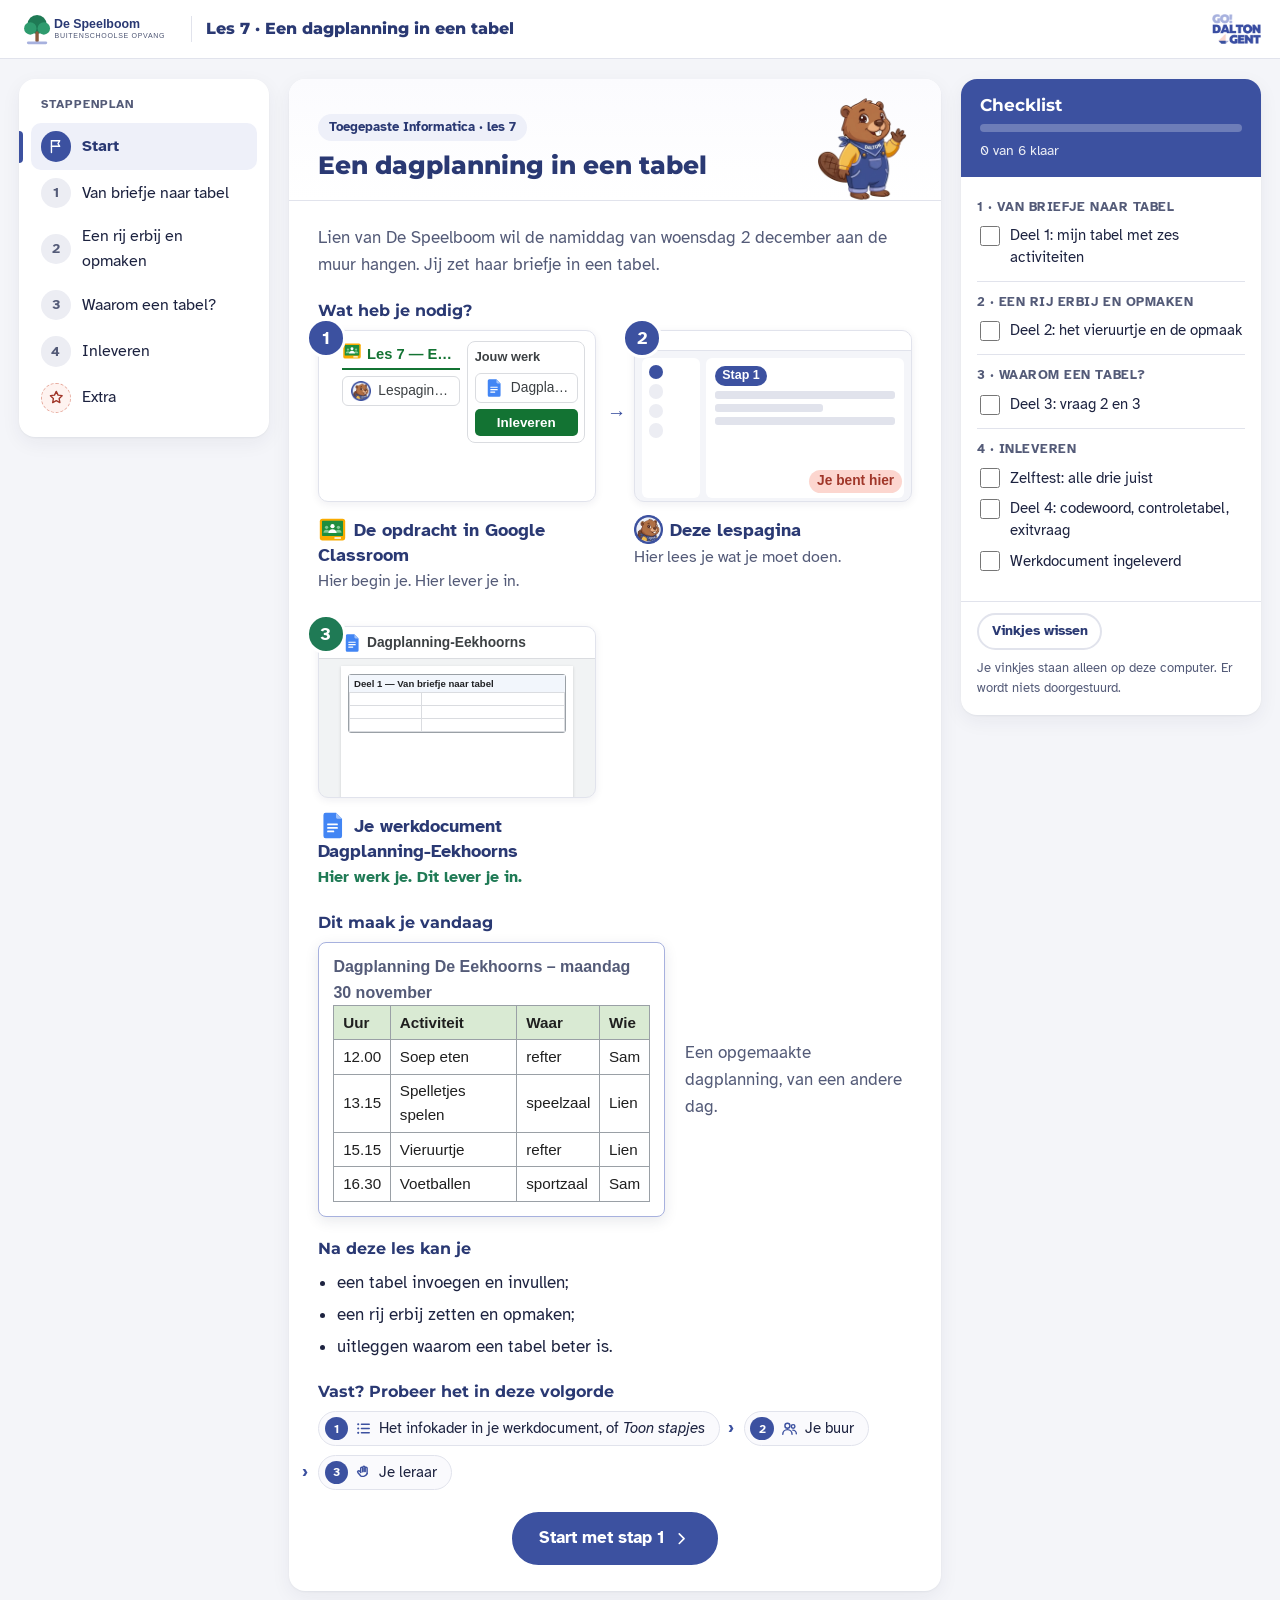
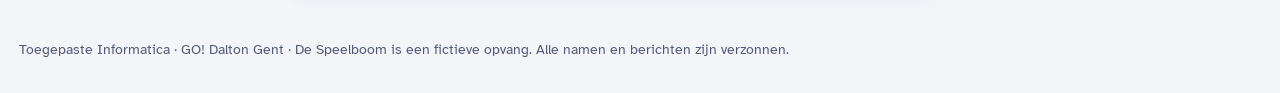
<file: index.html>
<!DOCTYPE html>
<html lang="nl-BE">
<head>
  <meta charset="UTF-8">
  <meta name="viewport" content="width=device-width, initial-scale=1">
  <title>Lespagina · Les 7 · Een dagplanning in een tabel · De Speelboom</title>
  <link rel="icon" href="assets/logos/lespagina-icon.png" type="image/png">
  <link rel="stylesheet" href="css/style.css">
</head>
<body data-storage="dagplanning-speelboom_v1_" data-modus-start="kort" data-laatste-stap="4" data-ai-hulp="uit">

<!-- Pictogrammen: eenvoudige lijntekeningen, eigen werk. -->
<svg xmlns="http://www.w3.org/2000/svg" style="display:none">
  <symbol id="i-flag" viewBox="0 0 24 24"><path d="M5 21V4"/><path d="M5 4h12l-2.5 4 2.5 4H5"/></symbol>
  <symbol id="i-check" viewBox="0 0 24 24"><path d="M5 12.5l4.5 4.5L19 7.5"/></symbol>
  <symbol id="i-check-circle" viewBox="0 0 24 24"><circle cx="12" cy="12" r="9"/><path d="M8 12.5l2.7 2.7L16 10"/></symbol>
  <symbol id="i-list" viewBox="0 0 24 24"><path d="M9 6h11M9 12h11M9 18h11"/><path d="M4.5 6h.01M4.5 12h.01M4.5 18h.01" stroke-width="3"/></symbol>
  <symbol id="i-bulb" viewBox="0 0 24 24"><path d="M9 18h6M10 21h4"/><path d="M12 3a6 6 0 0 0-4 10.5c.7.7 1 1.5 1 2.5h6c0-1 .3-1.8 1-2.5A6 6 0 0 0 12 3z"/></symbol>
  <symbol id="i-alert" viewBox="0 0 24 24"><path d="M12 3.5l9.5 17h-19z"/><path d="M12 10v4.5M12 17.5h.01"/></symbol>
  <symbol id="i-users" viewBox="0 0 24 24"><circle cx="9" cy="8" r="3.5"/><path d="M2.5 20a6.5 6.5 0 0 1 13 0"/><circle cx="17" cy="9" r="2.5"/><path d="M16.5 14.2a5 5 0 0 1 5 5"/></symbol>
  <symbol id="i-send" viewBox="0 0 24 24"><path d="M12 15V3M7 8l5-5 5 5"/><path d="M4 14v6h16v-6"/></symbol>
  <symbol id="i-star" viewBox="0 0 24 24"><path d="M12 3.5l2.6 5.4 5.9.8-4.3 4.1 1 5.9L12 16.9l-5.2 2.8 1-5.9-4.3-4.1 5.9-.8z"/></symbol>
  <symbol id="i-hand" viewBox="0 0 24 24"><path d="M8 12V6a1.5 1.5 0 0 1 3 0v5"/><path d="M11 10.5V4.5a1.5 1.5 0 0 1 3 0v6"/><path d="M14 10.5V6a1.5 1.5 0 0 1 3 0v7.5"/><path d="M8 11.5l-1.5-1.5a1.6 1.6 0 0 0-2.3 2.3l3.6 4.2A6.5 6.5 0 0 0 17 13.5"/></symbol>
  <symbol id="i-left" viewBox="0 0 24 24"><path d="M15 6l-6 6 6 6"/></symbol>
  <symbol id="i-right" viewBox="0 0 24 24"><path d="M9 6l6 6-6 6"/></symbol>
  <symbol id="i-lock" viewBox="0 0 24 24"><rect x="5" y="11" width="14" height="10" rx="2"/><path d="M8 11V8a4 4 0 0 1 8 0v3"/></symbol>
</svg>

<div class="teacher-banner">Leraarweergave: de roze kaders tonen waar je een screenshot kan plaatsen. Leerlingen zien die kaders niet.</div>

<header class="topbar">
  <div class="topbar-inner">
    <a class="brand" href="index.html" title="Naar het begin van de les">
      <img src="assets/speelboom-logo.svg" alt="De Speelboom">
      <span class="brand-lesson">Les 7 · Een dagplanning in een tabel</span>
    </a>
    <span class="topbar-spacer"></span>
    <img class="dalton-mark" src="assets/dalton-gent-logo.png" alt="GO! Dalton Gent">
  </div>
</header>

<div class="layout">

  <!-- ============ LINKS: de route ============ -->
  <nav class="route" aria-label="Stappenplan">
    <p class="route-title">Stappenplan</p>
    <button class="nav-btn" type="button" data-step="start"><span class="nav-num"><svg class="ic" aria-hidden="true"><use href="#i-flag"/></svg></span><span class="nav-lbl">Start</span></button>
    <button class="nav-btn" type="button" data-step="1"><span class="nav-num"><span class="nav-n">1</span><svg class="ic nav-check" aria-hidden="true"><use href="#i-check"/></svg></span><span class="nav-lbl">Van briefje naar tabel</span></button>
    <button class="nav-btn" type="button" data-step="2"><span class="nav-num"><span class="nav-n">2</span><svg class="ic nav-check" aria-hidden="true"><use href="#i-check"/></svg></span><span class="nav-lbl">Een rij erbij en opmaken</span></button>
    <button class="nav-btn" type="button" data-step="3"><span class="nav-num"><span class="nav-n">3</span><svg class="ic nav-check" aria-hidden="true"><use href="#i-check"/></svg></span><span class="nav-lbl">Waarom een tabel?</span></button>
    <button class="nav-btn" type="button" data-step="4"><span class="nav-num"><span class="nav-n">4</span><svg class="ic nav-check" aria-hidden="true"><use href="#i-check"/></svg></span><span class="nav-lbl">Inleveren</span></button>
    <button class="nav-btn extra" type="button" data-step="extra"><span class="nav-num"><svg class="ic" aria-hidden="true"><use href="#i-star"/></svg></span><span class="nav-lbl">Extra</span></button>
  </nav>

  <!-- ============ MIDDEN: één stap tegelijk ============ -->
  <main id="main">

    <!-- ===== START ===== -->
    <section class="pane" id="pane-start" aria-labelledby="h-start">
      <article class="card">
        <header class="card-head met-mascotte">
          <div>
            <div class="tags"><span class="tag tag-where">Toegepaste Informatica · les 7</span></div>
            <h1 id="h-start">Een dagplanning in een tabel</h1>
          </div>
          <img class="mascotte-kop" src="assets/mascotte/dalton_welkom.webp" alt="" width="120" height="120">
        </header>
        <div class="card-body">
          <p class="intro">Lien van De Speelboom wil de namiddag van woensdag 2 december aan de muur hangen. Jij zet haar briefje in een tabel.</p>

          <h2 class="sec">Wat heb je nodig?</h2>
          <ol class="nodig">
            <li class="nodig-item">
              <div class="mock mock-opdracht" aria-hidden="true"><div class="mo-midden"><div class="mo-titel"><img class="logo" src="assets/logos/classroom.svg" alt="">Les 7 — Een dagplanning in een tabel</div><div class="mo-chip"><img class="logo" src="assets/logos/lespagina.webp" alt=""><span>Lespagina · Les 7</span></div></div><div class="mo-werk"><div class="mo-werk-kop">Jouw werk</div><div class="mo-chip"><img class="logo" src="assets/logos/docs.svg" alt=""><span>Dagplanning-Eekhoorns</span></div><div class="mo-knop">Inleveren</div></div></div>
              <p class="nodig-naam"><img class="logo" src="assets/logos/classroom.svg" alt="">De opdracht in Google Classroom</p>
              <p class="nodig-uitleg">Hier begin je. Hier lever je in.</p>
            </li>
            <li class="nodig-item">
              <div class="mock mock-lespagina" aria-hidden="true">
                <div class="ml-balk"></div>
                <div class="ml-midden">
                  <div class="ml-route"><span></span><span></span><span></span><span></span></div>
                  <div class="ml-stap"><span class="ml-tag">Stap 1</span><span class="ml-lijn"></span><span class="ml-lijn kort"></span><span class="ml-lijn"></span></div>
                </div>
                <div class="ml-hier">Je bent hier</div>
              </div>
              <p class="nodig-naam"><img class="logo" src="assets/logos/lespagina.webp" alt="">Deze lespagina</p>
              <p class="nodig-uitleg">Hier lees je wat je moet doen.</p>
            </li>
            <li class="nodig-item inleveren">
              <div class="mock mock-werkdocument" aria-hidden="true">
                <div class="mw-balk"><img class="logo" src="assets/logos/docs.svg" alt="">Dagplanning-Eekhoorns</div>
                <div class="mw-blad">
                  <div class="mw-venster">
                    <div class="mw-kop">Deel 1 — Van briefje naar tabel</div>
                    <div class="mw-rijen"><span></span><span></span><span></span><span></span><span></span><span></span></div>
                  </div>
                </div>
              </div>
              <p class="nodig-naam"><img class="logo" src="assets/logos/docs.svg" alt="">Je werkdocument Dagplanning-Eekhoorns</p>
              <p class="nodig-uitleg">Hier werk je. Dit lever je in.</p>
            </li>
          </ol>

          <h2 class="sec">Dit maak je vandaag</h2>
          <div class="vandaag">
            <div class="dagplan" role="img" aria-label="Tekening van een opgemaakte dagplanning van een andere dag, maandag 30 november: de titel in het vet boven een tabel met een lichtgroene koprij Uur, Activiteit, Waar en Wie en vier rijen."><p class="dp-titel">Dagplanning De Eekhoorns – maandag 30 november</p><table class="dp-tabel"><tr><th>Uur</th><th>Activiteit</th><th>Waar</th><th>Wie</th></tr><tr><td>12.00</td><td>Soep eten</td><td>refter</td><td>Sam</td></tr><tr><td>13.15</td><td>Spelletjes spelen</td><td>speelzaal</td><td>Lien</td></tr><tr><td>15.15</td><td>Vieruurtje</td><td>refter</td><td>Lien</td></tr><tr><td>16.30</td><td>Voetballen</td><td>sportzaal</td><td>Sam</td></tr></table></div>
            <p>Een opgemaakte dagplanning, van een andere dag.</p>
          </div>

          <h2 class="sec">Na deze les kan je</h2>
          <ul class="doelen">
            <li>een tabel invoegen en invullen;</li>
            <li>een rij erbij zetten en opmaken;</li>
            <li>uitleggen waarom een tabel beter is.</li>
          </ul>

          <h2 class="sec">Vast? Probeer het in deze volgorde</h2>
          <ol class="vast">
            <li><svg class="ic" aria-hidden="true"><use href="#i-list"/></svg><span>Het infokader in je werkdocument, of <em>Toon stapjes</em></span></li>
            <li><svg class="ic" aria-hidden="true"><use href="#i-users"/></svg><span>Je buur</span></li>
            <li><svg class="ic" aria-hidden="true"><use href="#i-hand"/></svg><span>Je leraar</span></li>
          </ol>

          <p class="start-cta"><button class="btn btn-primary" type="button" data-goto="1">Start met stap 1 <svg class="ic" aria-hidden="true"><use href="#i-right"/></svg></button></p>
        </div>
      </article>
    </section>


    <!-- ===== STAP 1 ===== -->
    <section class="pane" id="pane-1" aria-labelledby="h-1">
      <article class="card">
        <header class="card-head"><div class="tags"><span class="tag tag-step">Stap 1</span><span class="tag tag-where"><img class="logo" src="assets/logos/docs.svg" alt=""> Werkdocument, deel 1</span></div><h2 id="h-1">Van briefje naar tabel</h2></header>
        <div class="card-body">
          <p class="intro">Het briefje van Lien wordt een tabel in je werkdocument.</p>
          <div class="todo-box">
            <div class="todo-head"><h3><svg class="ic" aria-hidden="true"><use href="#i-list"/></svg> Wat moet je doen?</h3></div>
            <ol class="doe">
<li><details class="stapjes"><summary><span class="doe-tekst">Klik onder <em>▶ Maak hier je dagplanning</em>.</span><span class="stapjes-knop" aria-hidden="true"></span></summary>
<ol class="klein">
<li><p>Klik op de eerste lege regel onder <em>▶ Maak hier je dagplanning</em>.</p><div class="dagplan" role="img" aria-label="Tekening van het werkdocument. Onder de regel Maak hier je dagplanning staan twee lege regels. De eerste staat in een rood kader."><p class="dp-pijl">▶  Maak hier je dagplanning</p><p class="dp-leeg wijs"></p><p class="dp-leeg"></p></div></li>
</ol>
</details><span class="sub">Hier staat geen blauw vak: typ gewoon op de lege regel.</span></li>
<li><span class="doe-tekst">Typ de titel en druk op <strong>Enter</strong>.</span></li>
<li><details class="stapjes"><summary><span class="doe-tekst">Kies <span class="ui">Invoegen</span> › <span class="ui">Tabel</span>, 4 × 7.</span><span class="stapjes-knop" aria-hidden="true"></span></summary>
<ol class="klein">
<li><p>Klik bovenaan op <span class="ui">Invoegen</span>.</p><div class="menubalk" role="img" aria-label="Tekening van de menubalk bovenaan in Google Documenten. Het menu Invoegen staat in een rood kader."><i></i><i></i><span class="mb-aan wijs">Invoegen</span><i></i><i></i></div></li>
<li><p>Klik op <span class="ui">Tabel</span>.</p><div class="teken-ui kolom menu" role="img" aria-label="Tekening van het menu Invoegen. De keuze Tabel staat in een rood kader."><div class="t-rij"><span>Afbeelding</span></div><div class="t-rij wijs"><span>Tabel</span></div><div class="t-rij"><span>Tekening</span></div></div></li>
<li><p>Beweeg over het raster: 4 vakjes naar rechts en 7 naar beneden. Klik.</p><div class="raster" role="img" aria-label="Tekening van het raster van Invoegen, Tabel. De vakjes die blauw zijn, tellen 4 vakjes naar rechts en 7 naar beneden. Ze staan in een rood kader."><div class="ra-net"><i class="aan"></i><i class="aan"></i><i class="aan"></i><i class="aan"></i><i></i><i></i><i></i><i></i><i class="aan"></i><i class="aan"></i><i class="aan"></i><i class="aan"></i><i></i><i></i><i></i><i></i><i class="aan"></i><i class="aan"></i><i class="aan"></i><i class="aan"></i><i></i><i></i><i></i><i></i><i class="aan"></i><i class="aan"></i><i class="aan"></i><i class="aan"></i><i></i><i></i><i></i><i></i><i class="aan"></i><i class="aan"></i><i class="aan"></i><i class="aan"></i><i></i><i></i><i></i><i></i><i class="aan"></i><i class="aan"></i><i class="aan"></i><i class="aan"></i><i></i><i></i><i></i><i></i><i class="aan"></i><i class="aan"></i><i class="aan"></i><i class="aan"></i><i></i><i></i><i></i><i></i><i></i><i></i><i></i><i></i><i></i><i></i><i></i><i></i><span class="ra-kader"></span></div><p class="ra-tekst">4 naar rechts, 7 naar beneden</p></div></li>
</ol>
</details><span class="sub">Met <strong>Tab</strong> ga je naar de volgende cel.</span></li>
<li><span class="doe-tekst">Maak deel 1 in je werkdocument.</span></li>
            </ol>
          </div>
          <div class="tip"><svg class="ic" aria-hidden="true"><use href="#i-bulb"/></svg><p><strong>Staat je titel in een cel van de tabel?</strong> Typ ze op de regel boven de tabel.</p></div>
        </div>
        <footer class="card-nav"><button class="btn" type="button" data-goto="start"><svg class="ic" aria-hidden="true"><use href="#i-left"/></svg> Start</button><button class="btn btn-primary" type="button" data-goto="2">Stap 2 <svg class="ic" aria-hidden="true"><use href="#i-right"/></svg></button></footer>
      </article>
    </section>


    <!-- ===== STAP 2 ===== -->
    <section class="pane" id="pane-2" aria-labelledby="h-2">
      <article class="card">
        <header class="card-head"><div class="tags"><span class="tag tag-step">Stap 2</span><span class="tag tag-where"><img class="logo" src="assets/logos/docs.svg" alt=""> Werkdocument, deel 2</span></div><h2 id="h-2">Een rij erbij en opmaken</h2></header>
        <div class="card-body">
          <p class="intro">Het vieruurtje komt erbij, en je dagplanning wordt netjes.</p>
          <div class="todo-box">
            <div class="todo-head"><h3><svg class="ic" aria-hidden="true"><use href="#i-list"/></svg> Wat moet je doen?</h3></div>
            <ol class="doe">
<li><details class="stapjes"><summary><span class="doe-tekst">Rechtsklik bij 14.30 › <span class="ui">Rij onder invoegen</span>.</span><span class="stapjes-knop" aria-hidden="true"></span></summary>
<ol class="klein">
<li><p>Rechtsklik in een cel van de rij met 14.30.</p></li>
<li><p>Klik op <span class="ui">Rij onder invoegen</span>.</p><div class="teken-ui kolom menu" role="img" aria-label="Tekening van het menu dat opent als je met de rechtermuisknop in een cel klikt: Rij boven invoegen, Rij onder invoegen in een rood kader, Kolom links invoegen en Kolom rechts invoegen."><div class="t-rij"><span>Rij boven invoegen</span></div><div class="t-rij wijs"><span>Rij onder invoegen</span></div><div class="t-rij"><span>Kolom links invoegen</span></div><div class="t-rij"><span>Kolom rechts invoegen</span></div></div></li>
</ol>
</details><span class="sub">Staat de nieuwe rij op de verkeerde plaats? Druk op <strong>Ctrl + Z</strong>.</span></li>
<li><span class="doe-tekst">Typ het vieruurtje in de nieuwe rij.</span></li>
<li><details class="stapjes"><summary><span class="doe-tekst">Maak de titel vet.</span><span class="stapjes-knop" aria-hidden="true"></span></summary>
<ol class="klein">
<li><p>Sleep met de muis over de titel.</p></li>
<li><p>Druk op <strong>Ctrl + B</strong>.</p></li>
</ol>
</details></li>
<li><details class="stapjes"><summary><span class="doe-tekst">Selecteer de hele koprij.</span><span class="stapjes-knop" aria-hidden="true"></span></summary>
<ol class="klein">
<li><p>Klik in de eerste cel van de koprij en sleep naar de laatste cel.</p><div class="dagplan" role="img" aria-label="Tekening van de dagplanning. De hele koprij is geselecteerd, in een rood kader."><p class="dp-titel">Dagplanning De Eekhoorns – woensdag 2 december</p><table class="dp-tabel"><tr class="gekozen wijs"><th>Uur</th><th>Activiteit</th><th>Waar</th><th>Wie</th></tr><tr><td>12.00</td><td>Boterhammen eten</td><td>refter</td><td>Lien</td></tr><tr><td>12.45</td><td>Vrij spel</td><td>speelplaats</td><td>Sam</td></tr></table></div></li>
</ol>
</details></li>
<li><details class="stapjes"><summary><span class="doe-tekst">Maak de koprij vet en lichtgroen.</span><span class="stapjes-knop" aria-hidden="true"></span></summary>
<ol class="klein">
<li><p>Druk op <strong>Ctrl + B</strong>.</p></li>
<li><p>Klik in de werkbalk op <span class="ui">Achtergrondkleur</span>.</p><div class="werkbalk" role="img" aria-label="Tekening van de werkbalk. De knop Achtergrondkleur staat in een rood kader."><div class="wb-balk"><b>B</b><em>I</em><u>U</u><span class="wb-kleur wijs"><i></i>Achtergrondkleur</span></div></div></li>
<li><p>Kies een lichtgroene kleur.</p><div class="werkbalk" role="img" aria-label="Tekening van de werkbalk. Het palet van Achtergrondkleur is open. De lichtgroene kleur staat in een rood kader."><div class="wb-balk"><b>B</b><em>I</em><u>U</u><span class="wb-kleur"><i></i>Achtergrondkleur</span></div><div class="wb-palet"><i class="rood"></i><i class="oranje"></i><i class="geel"></i><i class="groen wijs"></i><i class="cyaan"></i><i class="blauw"></i><i class="rood"></i><i class="oranje"></i><i class="geel"></i><i class="groen"></i><i class="cyaan"></i><i class="blauw"></i></div></div></li>
</ol>
</details></li>
<li><span class="doe-tekst">Maak deel 2 in je werkdocument.</span></li>
            </ol>
          </div>
          <div class="tip warn"><svg class="ic" aria-hidden="true"><use href="#i-alert"/></svg><p><strong>Is maar één cel van de koprij opgemaakt?</strong> Selecteer de hele rij en doe het opnieuw.</p></div>
        </div>
        <footer class="card-nav"><button class="btn" type="button" data-goto="1"><svg class="ic" aria-hidden="true"><use href="#i-left"/></svg> Stap 1</button><button class="btn btn-primary" type="button" data-goto="3">Stap 3 <svg class="ic" aria-hidden="true"><use href="#i-right"/></svg></button></footer>
      </article>
    </section>


    <!-- ===== STAP 3 ===== -->
    <section class="pane" id="pane-3" aria-labelledby="h-3">
      <article class="card">
        <header class="card-head"><div class="tags"><span class="tag tag-step">Stap 3</span><span class="tag tag-where"><img class="logo" src="assets/logos/docs.svg" alt=""> Werkdocument, deel 3</span></div><h2 id="h-3">Waarom een tabel?</h2></header>
        <div class="card-body">
          <p class="intro">Je zoekt iets terug in je dagplanning en bekijkt de planning van Sam.</p>
          <div class="todo-box">
            <div class="todo-head"><h3><svg class="ic" aria-hidden="true"><use href="#i-list"/></svg> Wat moet je doen?</h3></div>
            <ol class="doe">
<li><span class="doe-tekst">Maak deel 3 in je werkdocument.</span></li>
            </ol>
          </div>
        </div>
        <footer class="card-nav"><button class="btn" type="button" data-goto="2"><svg class="ic" aria-hidden="true"><use href="#i-left"/></svg> Stap 2</button><button class="btn btn-primary" type="button" data-goto="4">Inleveren <svg class="ic" aria-hidden="true"><use href="#i-right"/></svg></button></footer>
      </article>
    </section>


    <!-- ===== STAP 4 ===== -->
    <section class="pane" id="pane-4" aria-labelledby="h-4">
      <article class="card">
        <header class="card-head met-mascotte">
          <div>
            <div class="tags"><span class="tag tag-step">Stap 4</span><span class="tag tag-where"><svg class="ic" aria-hidden="true"><use href="#i-send"/></svg> Inleveren</span><span class="tag tag-where"><img class="logo" src="assets/logos/docs.svg" alt=""> Werkdocument, deel 4</span></div>
            <h2 id="h-4">Inleveren</h2>
          </div>
          <img class="mascotte-kop" src="assets/mascotte/dalton_inleveren.webp" alt="" width="120" height="120">
        </header>
        <div class="card-body">
          <p class="intro">Beantwoord eerst de drie vragen: zijn ze allemaal juist, dan zie je hoe je inlevert.</p>
          <div class="quiz">
            <div class="quiz-q" data-ok="Juist. Een rij ligt van links naar rechts, een kolom staat van boven naar onder: 16.00 is een rij, Wie is een kolom." data-nok="Nog niet. Kijk in deel 1 in het infokader: wat is een rij, en wat is een kolom?">
              <p>1. Je zoekt wie er om 16.00 uur bij de kinderen is. Waar kijk je in je tabel?</p>
              <div class="opts">
                <button type="button" data-right>In de rij van 16.00, in de kolom Wie</button>
                <button type="button">In de kolom van 16.00, in de rij Wie</button>
                <button type="button">In de koprij</button>
              </div>
              <p class="feedback" role="status"></p>
            </div>
            <div class="quiz-q" data-ok="Juist. In elke cel staat één ding: een uur, een activiteit, een plaats of een naam." data-nok="Nog niet. Kijk in deel 1 in het infokader: wat staat er in elke cel?">
              <p>2. Hoe zet je “Om 12.45 uur is er vrij spel op de speelplaats, met Sam.” in je tabel?</p>
              <div class="opts">
                <button type="button">In één cel: de hele zin</button>
                <button type="button" data-right>In vier cellen: 12.45 · Vrij spel · speelplaats · Sam</button>
                <button type="button">In twee cellen: het uur en de rest van de zin</button>
              </div>
              <p class="feedback" role="status"></p>
            </div>
            <div class="quiz-q" data-ok="Juist. Eerst selecteren, dan de knop. Wie maar één cel selecteert, maakt maar één cel op." data-nok="Nog niet. Kijk in stap 2: welke cellen moeten vet worden?">
              <p>3. Je wil de hele koprij vet maken. Wat doe je eerst?</p>
              <div class="opts">
                <button type="button">In één cel van de koprij klikken</button>
                <button type="button" data-right>De hele koprij selecteren</button>
                <button type="button">De titel selecteren</button>
              </div>
              <p class="feedback" role="status"></p>
            </div>
          </div>
          <p class="slot" aria-live="polite" data-codewoord="EEKHOORN"><svg class="ic ic-dicht" aria-hidden="true"><use href="#i-lock"/></svg><svg class="ic ic-open" aria-hidden="true"><use href="#i-check-circle"/></svg><span class="slot-tekst">Beantwoord de drie vragen hierboven juist. Dan zie je hier hoe je inlevert.</span></p>
          <div class="todo-box" data-na-zelftest="c4z">
            <div class="todo-head"><h3><svg class="ic" aria-hidden="true"><use href="#i-list"/></svg> Wat moet je doen?</h3></div>
            <ol class="doe">
<li><span class="doe-tekst">Maak deel 4 in je werkdocument.</span><span class="sub">Het codewoord staat in de groene regel hierboven.</span></li>
<li><details class="stapjes"><summary><span class="doe-tekst">Lever in.</span><span class="stapjes-knop" aria-hidden="true"></span></summary>
<ol class="klein">
<li><p>Klik bovenaan op het tabblad <strong class="met-logo"><img class="logo" src="assets/logos/classroom.svg" alt="">Google Classroom</strong>.</p><div class="teken-tabs" role="img" aria-label="Tekening van de tabbladen bovenaan in Chrome. Het tabblad Google Classroom staat in een rood kader."><span class="tt-tab wijs"><img class="logo" src="assets/logos/classroom.svg" alt="">Google Classroom</span><span class="tt-tab"><img class="logo" src="assets/logos/lespagina.webp" alt="">Lespagina · Les 7</span><span class="tt-tab actief"><img class="logo" src="assets/logos/docs.svg" alt="">Dagplanning-Eekhoorns</span></div></li>
<li><p>Zoek rechts, bij <strong>Jouw werk</strong>, de knop <span class="ui">Inleveren</span>. Klik erop.</p></li>
<li><p>Klik in het venster <em>Je werk inleveren?</em> nog eens op <span class="ui">Inleveren</span>.<span class="sub">Daarna staat er rechts <em>Ingeleverd</em>.</span></p></li>
</ol>
</details></li>
            </ol>
            <figure class="clip"><video src="assets/video/inleveren.mp4" poster="assets/video/inleveren.jpg" autoplay loop muted playsinline controls preload="metadata" aria-label="Filmpje: rechts, bij Jouw werk, op Inleveren klikken; in het venster Je werk inleveren? nog eens op Inleveren klikken; daarna staat er Ingeleverd."></video><figcaption>Filmpje van 10 seconden: zo lever je in. Het is een andere opdracht, de knoppen zijn dezelfde.</figcaption></figure>
          </div>
        </div>
        <footer class="card-nav"><button class="btn" type="button" data-goto="3"><svg class="ic" aria-hidden="true"><use href="#i-left"/></svg> Stap 3</button><button class="btn btn-primary" type="button" data-goto="extra">Extra <svg class="ic" aria-hidden="true"><use href="#i-right"/></svg></button></footer>
      </article>
    </section>


    <!-- ===== EXTRA ===== -->
    <section class="pane" id="pane-extra" aria-labelledby="h-extra">
      <article class="card">
        <header class="card-head"><div class="tags"><span class="tag tag-extra">Extra · niet verplicht</span></div><h2 id="h-extra">Een tweede dagplanning</h2></header>
        <div class="card-body">
          <p class="intro">Alleen als je ingeleverd hebt en tijd over hebt. Het telt niet mee.</p>
          <div class="todo-box">
            <div class="todo-head"><h3><svg class="ic" aria-hidden="true"><use href="#i-list"/></svg> Wat moet je doen?</h3></div>
            <ol class="doe">
<li><span class="doe-tekst">Maak het Extra in je werkdocument.</span><span class="sub">Je hoeft niet opnieuw in te leveren.</span></li>
            </ol>
          </div>
        </div>
        <footer class="card-nav"><button class="btn" type="button" data-goto="4"><svg class="ic" aria-hidden="true"><use href="#i-left"/></svg> Inleveren</button><button class="btn" type="button" data-goto="start">Naar het begin</button></footer>
      </article>
    </section>

  </main>

  <!-- ============ RECHTS: de checklist ============ -->
  <aside class="checklist leeg" id="checklist" aria-labelledby="h-cl">
    <div class="cl-head">
      <h2 id="h-cl">Checklist</h2>
      <div class="cl-bar" role="progressbar" aria-label="Voortgang" aria-valuemin="0" aria-valuemax="100" aria-valuenow="0"><div class="cl-fill" id="clFill"></div></div>
      <p class="cl-count" id="clCount">0 van 0 klaar</p>
    </div>
    <div class="cl-body">
      <div class="cl-group" data-step="1"><h3>1 · Van briefje naar tabel</h3>
        <label class="cl-item"><input type="checkbox" id="c1a"><span>Deel 1: mijn tabel met zes activiteiten</span></label>
      </div>
      <div class="cl-group" data-step="2"><h3>2 · Een rij erbij en opmaken</h3>
        <label class="cl-item"><input type="checkbox" id="c2a"><span>Deel 2: het vieruurtje en de opmaak</span></label>
      </div>
      <div class="cl-group" data-step="3"><h3>3 · Waarom een tabel?</h3>
        <label class="cl-item"><input type="checkbox" id="c3a"><span>Deel 3: vraag 2 en 3</span></label>
      </div>
      <div class="cl-group" data-step="4"><h3>4 · Inleveren</h3>
        <label class="cl-item"><input type="checkbox" id="c4z"><span>Zelftest: alle drie juist</span></label>
        <label class="cl-item"><input type="checkbox" id="c4a"><span>Deel 4: codewoord, controletabel, exitvraag</span></label>
        <label class="cl-item"><input type="checkbox" id="c4b"><span>Werkdocument ingeleverd</span></label>
      </div>
    </div>
    <div class="cl-foot">
      <button class="btn cl-toggle" type="button" id="clToggle" aria-expanded="false">Toon alles</button>
      <button class="btn" type="button" id="btnReset">Vinkjes wissen</button>
      <p class="cl-note">Je vinkjes staan alleen op deze computer. Er wordt niets doorgestuurd.</p>
    </div>
  </aside>
</div>

<!-- ============ Klaar! ============ -->
<div class="klaar-overlay" id="klaar" role="dialog" aria-modal="true" aria-labelledby="h-klaar" hidden>
  <div class="klaar-card">
    <img class="mascotte-klaar" src="assets/mascotte/dalton_succes.webp" alt="" width="150" height="150">
    <h2 id="h-klaar">Je dagplanning is klaar!</h2>
    <p>Alles is afgevinkt en ingeleverd. Heb je nog tijd? Probeer dan het <strong>Extra</strong>.</p>
    <button class="btn btn-primary" type="button" id="klaarSluit">Sluiten</button>
  </div>
</div>

<footer class="site">
  Toegepaste Informatica · GO! Dalton Gent · De Speelboom is een fictieve opvang. Alle namen en berichten zijn verzonnen.
</footer>

<script src="js/script.js"></script>
</body>
</html>
</file>
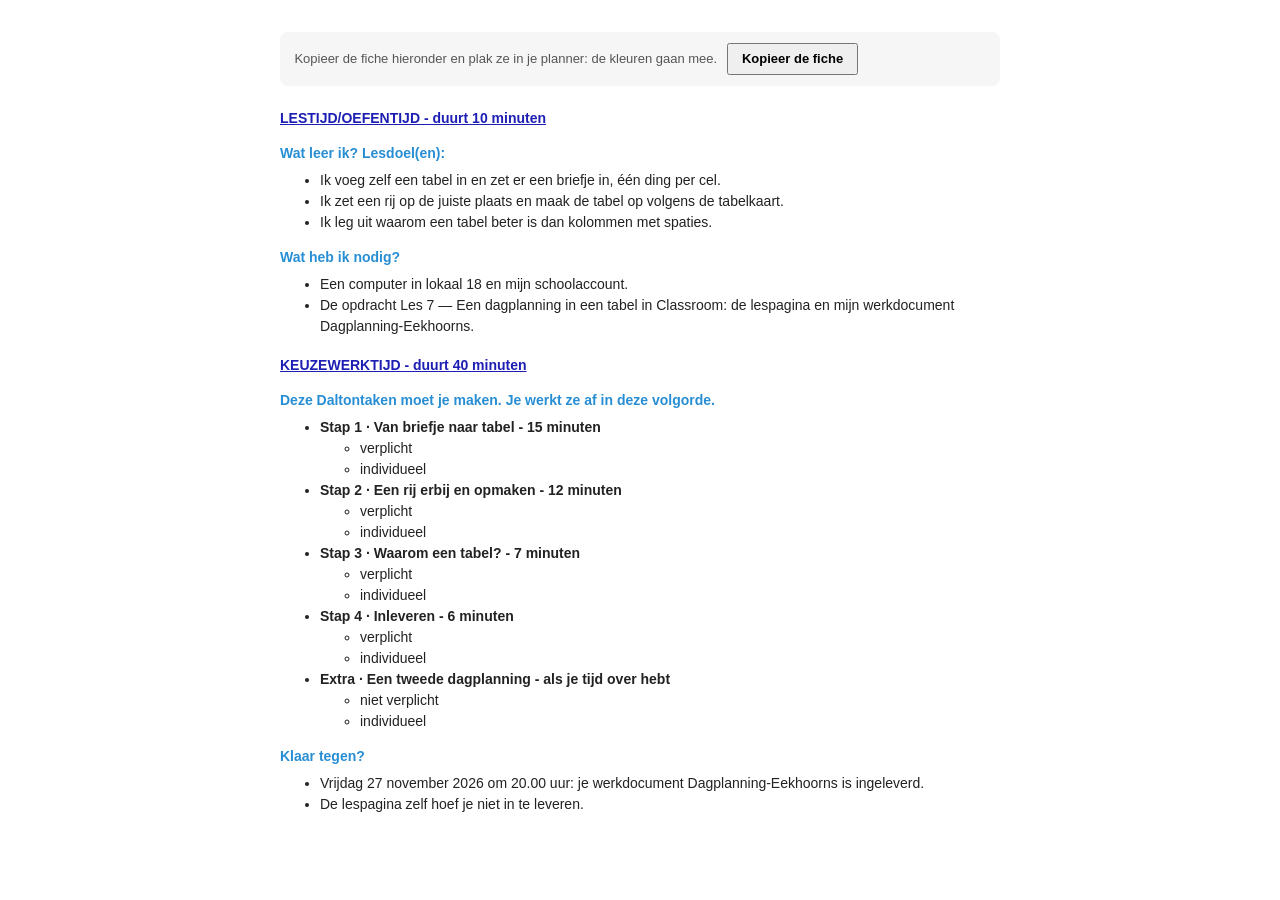
<file: dalton-lesfiche.html>
<!DOCTYPE html>
<html lang="nl-BE">
<head>
<meta charset="UTF-8">
<meta name="viewport" content="width=device-width, initial-scale=1">
<title>Dalton-lesfiche · 3MWb · Les 7 — Een dagplanning in een tabel</title>
<!--
  Dalton-lesfiche voor de leerlingen, in de kleurcode van het Dalton-sjabloon:
    tijdsblokken  #1D1FB4  vet + onderlijnd
    tussenkoppen  #288ED4  vet
    tekst         #222222  (taaktitels vet)
  De opmaak staat INLINE, zodat ze meekomt als je kopieert en plakt in je planner.
  Keuzewerktijd = 50 minuten - instructietijd.
-->
<style>
  body { margin: 2rem auto; max-width: 720px; padding: 0 1rem; background: #fff; }
  .uitleg { font: 13px/1.5 Arial, sans-serif; color: #555; background: #f6f6f6; border-radius: 8px; padding: .7rem .9rem; margin-bottom: 1.4rem; }
  .uitleg button { font: inherit; font-weight: bold; margin-left: .4rem; padding: .25rem .8rem; cursor: pointer; }
</style>
</head>
<body>

<p class="uitleg">Kopieer de fiche hieronder en plak ze in je planner: de kleuren gaan mee.
  <button type="button" id="kopieer">Kopieer de fiche</button> <span id="gemeld"></span></p>

<div id="fiche" style="font-family: 'Open Sans', Arial, sans-serif; font-size: 14px; line-height: 1.5; color: #222222;">
  <p style="margin: 0 0 14px;"><span style="color: #1D1FB4; font-weight: bold; text-decoration: underline;">LESTIJD/OEFENTIJD - duurt 10 minuten</span></p>

  <p style="margin: 0 0 6px; color: #288ED4; font-weight: bold;">Wat leer ik? Lesdoel(en):</p>
  <ul style="margin: 0 0 14px; list-style-type: disc;">
    <li>Ik voeg zelf een tabel in en zet er een briefje in, één ding per cel.</li>
    <li>Ik zet een rij op de juiste plaats en maak de tabel op volgens de tabelkaart.</li>
    <li>Ik leg uit waarom een tabel beter is dan kolommen met spaties.</li>
  </ul>

  <p style="margin: 0 0 6px; color: #288ED4; font-weight: bold;">Wat heb ik nodig?</p>
  <ul style="margin: 0 0 18px; list-style-type: disc;">
    <li>Een computer in lokaal 18 en mijn schoolaccount.</li>
    <li>De opdracht Les 7 — Een dagplanning in een tabel in Classroom: de lespagina en mijn werkdocument Dagplanning-Eekhoorns.</li>
  </ul>

  <p style="margin: 0 0 14px;"><span style="color: #1D1FB4; font-weight: bold; text-decoration: underline;">KEUZEWERKTIJD - duurt 40 minuten</span></p>

  <p style="margin: 0 0 6px; color: #288ED4; font-weight: bold;">Deze Daltontaken moet je maken. Je werkt ze af in deze volgorde.</p>
  <ul style="margin: 0 0 14px; list-style-type: disc;">
    <li><strong>Stap 1 · Van briefje naar tabel - 15 minuten</strong>
      <ul style="list-style-type: circle;"><li>verplicht</li><li>individueel</li></ul></li>
    <li><strong>Stap 2 · Een rij erbij en opmaken - 12 minuten</strong>
      <ul style="list-style-type: circle;"><li>verplicht</li><li>individueel</li></ul></li>
    <li><strong>Stap 3 · Waarom een tabel? - 7 minuten</strong>
      <ul style="list-style-type: circle;"><li>verplicht</li><li>individueel</li></ul></li>
    <li><strong>Stap 4 · Inleveren - 6 minuten</strong>
      <ul style="list-style-type: circle;"><li>verplicht</li><li>individueel</li></ul></li>
    <li><strong>Extra · Een tweede dagplanning - als je tijd over hebt</strong>
      <ul style="list-style-type: circle;"><li>niet verplicht</li><li>individueel</li></ul></li>
  </ul>

  <p style="margin: 0 0 6px; color: #288ED4; font-weight: bold;">Klaar tegen?</p>
  <ul style="margin: 0; list-style-type: disc;">
    <li>Vrijdag 27 november 2026 om 20.00 uur: je werkdocument Dagplanning-Eekhoorns is ingeleverd.</li>
    <li>De lespagina zelf hoef je niet in te leveren.</li>
  </ul>
</div>

<script>
  // Kopieert de fiche MET opmaak (kleuren, vet, onderlijnd) naar het klembord.
  // 1) moderne klembordfunctie met HTML, 2) oudere manier, 3) anders: fiche selecteren.
  var knop = document.getElementById('kopieer'), melding = document.getElementById('gemeld');
  var fiche = document.getElementById('fiche');
  function selecteer() {
    var bereik = document.createRange(); bereik.selectNodeContents(fiche);
    var sel = window.getSelection(); sel.removeAllRanges(); sel.addRange(bereik);
  }
  function oudeManier() {
    selecteer();
    var gelukt = false;
    try { gelukt = document.execCommand('copy'); } catch (e) { gelukt = false; }
    melding.textContent = gelukt ? 'Gekopieerd. Plak het in je planner.'
                                 : 'De fiche is geselecteerd: druk nu op Cmd + C (of Ctrl + C).';
  }
  knop.addEventListener('click', function () {
    if (navigator.clipboard && window.ClipboardItem) {
      var item = new ClipboardItem({
        'text/html': new Blob([fiche.outerHTML], { type: 'text/html' }),
        'text/plain': new Blob([fiche.innerText], { type: 'text/plain' })
      });
      navigator.clipboard.write([item]).then(function () {
        melding.textContent = 'Gekopieerd. Plak het in je planner.';
      }, oudeManier);
    } else {
      oudeManier();
    }
  });
</script>
</body>
</html>
</file>
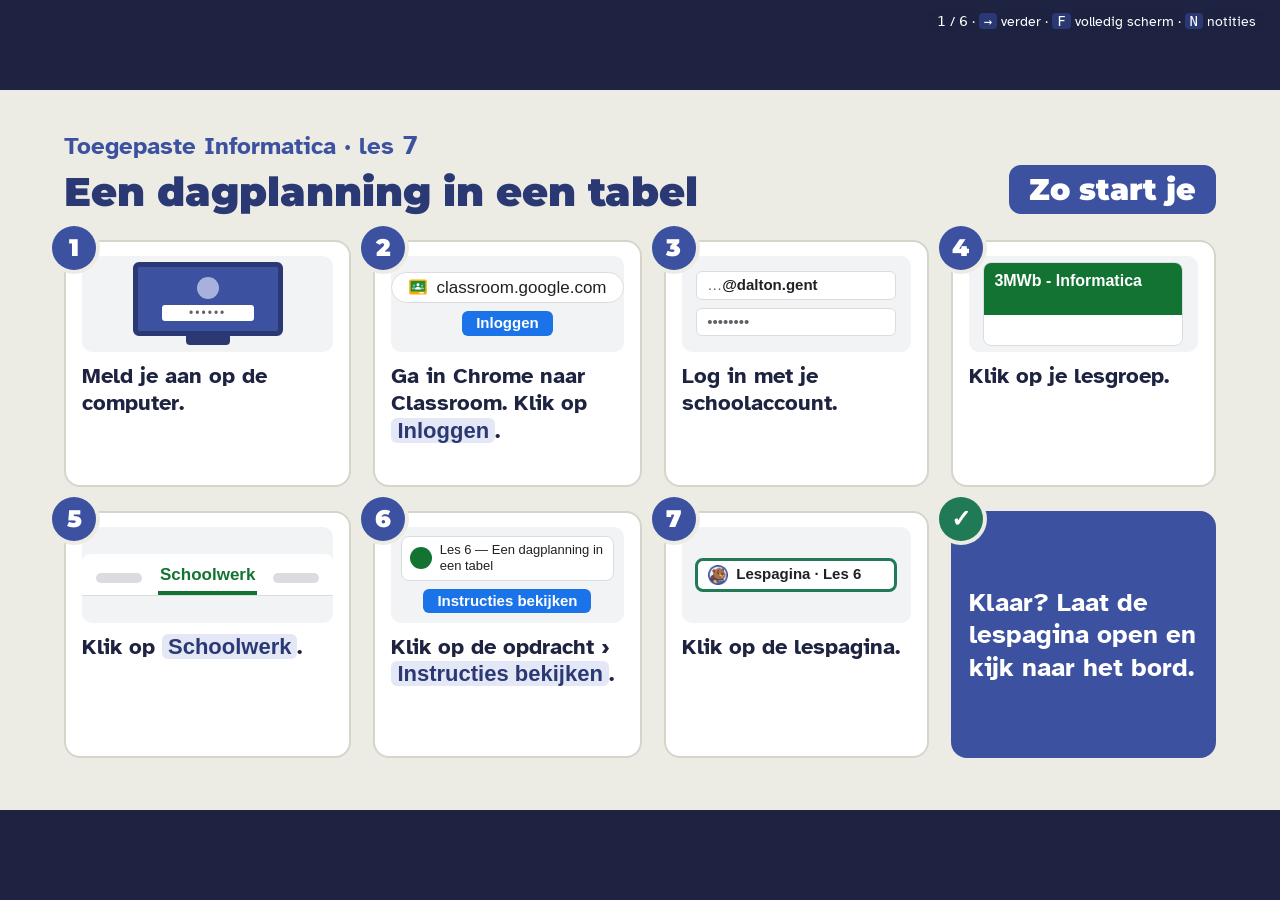
<file: presentatie.html>
<!DOCTYPE html>
<html lang="nl-BE">
<head>
  <meta charset="UTF-8">
  <meta name="viewport" content="width=device-width, initial-scale=1">
  <title>Een dagplanning in een tabel · dia's · De Speelboom</title>
  <link rel="icon" href="assets/speelboom-icon.svg" type="image/svg+xml">
  <link rel="stylesheet" href="css/slides.css">
  <style>
    .klok { font-size: 22px; color: #4D5573; }
    .compact .two { flex: 0 0 auto; }
    .compact .panel p { margin-bottom: 10px; }
    .compact .panel p:last-child { margin-bottom: 0; }
    .steps1 { margin: 0; padding-left: 1.2em; }
    .steps1 li { font-size: 27px; margin-bottom: 10px; }
    .steps1 li:last-child { margin-bottom: 0; }
    .compact .steps1 li { font-size: 24px; margin-bottom: 5px; }
    .qhead { font-size: 26px; font-weight: 700; margin: 0 0 6px; line-height: 1.3; }
    .qcol .opt { font-size: 24px; padding: 7px 16px; }
    .slide[data-answer] .answer { margin-top: 10px; padding: 10px 16px; font-size: 23px; }
    /* dia 3: het briefje van een andere dag en de opgemaakte dagplanning ernaast */
    .briefje { background: #FFFDF3; border: 2px solid #E3D9A8; border-left: 8px solid #E0B94A; border-radius: 12px; padding: 12px 18px; font-size: 22px; line-height: 1.3; }
    .briefje b { color: var(--navy-deep); display: block; margin-bottom: 8px; font-size: 21px; }
    .briefje p { margin: 0 0 8px; font-size: 21px; line-height: 1.3; }
    .briefje p:last-child { margin-bottom: 0; }
    .dagplan { background: #fff; border: 2px solid #A7B1DE; border-radius: 10px; font-family: Calibri, Arial, sans-serif; padding: 14px 18px 18px; box-shadow: 0 8px 24px rgba(29,35,64,.14); font-size: 24px; color: #1F1F1F; }
    .dp-titel { font-weight: 700; margin: 0 0 10px; font-size: 23px; }
    .dp-tabel { border-collapse: collapse; width: 100%; }
    .dp-tabel th, .dp-tabel td { border: 2px solid #9AA0A6; padding: 7px 12px; text-align: left; font-weight: 400; font-size: 23px; }
    .dp-tabel th { background: #D9EAD3; font-weight: 700; }
    .kijk { font-size: 22px; color: #4D5573; margin: 10px 0 0; }
    /* dia 4: de demo. Een tekening van Google, links; de stappen rechts. Kijk naar het rode kader. */
    .demo { display: grid; grid-template-columns: 520px 1fr; gap: 40px; align-items: start; margin-top: 6px; }
    .wijs { box-shadow: 0 0 0 3px #fff, 0 0 0 7px #C5221F; position: relative; }
    .rs { background: #fff; border: 1px solid #DADCE0; border-radius: 14px; box-shadow: 0 4px 16px rgba(60,64,67,.28); padding: 22px 26px; font-family: "Segoe UI", Arial, sans-serif; color: #1F1F1F; }
    .rs-net { display: grid; grid-template-columns: repeat(8, 40px); gap: 6px; position: relative; width: max-content; }
    .rs-net i { display: block; width: 40px; height: 40px; border: 2px solid #C6C9CE; background: #fff; border-radius: 3px; }
    .rs-net i.aan { background: #C9DAF8; border-color: #6E9BE8; }
    .rs-kader { position: absolute; left: -6px; top: -6px; width: calc(4 * 40px + 3 * 6px + 12px); height: calc(7 * 40px + 6 * 6px + 12px); box-shadow: 0 0 0 5px #C5221F; border-radius: 4px; }
    .rs-tekst { margin: 14px 0 0; font-size: 24px; color: #5F6368; text-align: center; }
    .demo .steps1 li { font-size: 28px; margin-bottom: 18px; }
    .demo .zo { font-size: 22px; color: #4D5573; margin: 4px 0 0; }
    .ui { font-weight: 700; color: var(--navy-deep); background: var(--peri-soft); padding: 0 8px; border-radius: 6px; white-space: nowrap; }
  </style>
</head>
<body>
<div class="hud"><span id="counter"></span> · <kbd>→</kbd> verder · <kbd>F</kbd> volledig scherm · <kbd>N</kbd> notities</div>
<div class="deck"><div class="stage">

<!-- 1 · vaste startdia -->
<section class="slide start">
  <div class="start-kop">
    <div>
      <p class="kicker">Toegepaste Informatica · les 7</p>
      <h1>Een dagplanning in een tabel</h1>
    </div>
    <span class="start-zo">Zo start je</span>
  </div>
  <ol class="startroute">
    <li><div class="sr-beeld"><div class="pc-scherm"><span class="pc-avatar"></span><span class="pc-veld">••••••</span></div><div class="pc-voet"></div></div><span class="sr-tekst">Meld je aan op de computer.</span></li>
    <li><div class="sr-beeld"><span class="url-balk"><img class="logo" src="assets/logos/classroom.svg" alt="">classroom.google.com</span><span class="url-knop">Inloggen</span></div><span class="sr-tekst">Ga in Chrome naar Classroom. Klik op <span class="knop">Inloggen</span>.</span></li>
    <li><div class="sr-beeld"><span class="login-veld">…<b>@dalton.gent</b></span><span class="login-veld">••••••••</span></div><span class="sr-tekst">Log in met je schoolaccount.</span></li>
    <li><div class="sr-beeld"><div class="lesgroep"><span class="lesgroep-kop">3MWb - Informatica</span></div></div><span class="sr-tekst">Klik op je lesgroep.</span></li>
    <li><div class="sr-beeld"><div class="tabs"><span class="tab-grijs"></span><span class="tab-aan">Schoolwerk</span><span class="tab-grijs"></span></div></div><span class="sr-tekst">Klik op <span class="knop">Schoolwerk</span>.</span></li>
    <li><div class="sr-beeld"><span class="opdr-rij"><span class="opdr-ic"></span>Les 6 — Een dagplanning in een tabel</span><span class="opdr-link">Instructies bekijken</span></div><span class="sr-tekst">Klik op de opdracht › <span class="knop">Instructies bekijken</span>.</span></li>
    <li><div class="sr-beeld"><span class="bijl-chip aan"><img class="logo" src="assets/logos/lespagina.webp" alt="">Lespagina · Les 6</span></div><span class="sr-tekst">Klik op de lespagina.</span></li>
    <li class="klaar">Klaar? Laat de lespagina open en kijk naar het bord.</li>
  </ol>
  <template class="note">
    <p><strong>Instructie, 0–1'. De vaste startdia</strong> (elke les dezelfde). Laat ze op het bord staan terwijl de leerlingen aanmelden.</p>
    <p>Het <strong>wachtwoord van de computers</strong> staat niet op de dia: de dia's staan openbaar online. Zeg het, of schrijf het op het bord.</p>
    <p>Ga verder zodra de meesten de lespagina open hebben.</p>
  </template>
</section>

<!-- 2 · lesstart -->
<section class="slide met-mascotte" data-answer>
  <img class="mascotte" src="assets/mascotte/dalton_denken.webp" alt="" width="240" height="240">
  <p class="kicker">Lesstart · 2 minuten</p>
  <h2>Weet je het nog?</h2>
  <div class="qcol">
    <p class="qhead">In les 6 kopieerde je een tabel met taken naar een gedeeld document. Wat stond er in de eerste rij?</p>
    <div class="opts">
      <div class="opt right"><span class="n">A</span>Taak · Wie · Klaar tegen · Klaar?</div>
      <div class="opt"><span class="n">B</span>Alle zes de taken</div>
      <div class="opt"><span class="n">C</span>De titel van het document</div>
    </div>
  </div>
  <p class="answer">Dat is de koprij: ze zegt wat er in elke kolom staat. Vandaag maak je zelf zo'n tabel, van niets.</p>
  <template class="note">
    <p><strong>Lesstart (2'), ophalen uit les 6 (ma 16-11).</strong> Vraag hardop of met vingers (1, 2 of 3 voor A, B of C); druk daarna op → voor het antwoord. Het gaat om het woord <strong>koprij</strong>: <em>"Die eerste rij heet de koprij. Vandaag maak je zelf zo'n tabel, van niets."</em></p>
    <p>Gaat het te traag, ga dan na het antwoord meteen door: de instructie is maar 10 minuten.</p>
  </template>
</section>

<!-- 3 · lesdoel en eindproduct -->
<section class="slide compact">
  <p class="kicker">Ik doe · dit maak je vandaag · kijk naar de titel, de koprij en 15.15</p>
  <h2 style="margin-bottom:10px">Van briefje naar tabel</h2>
  <div class="two" style="grid-template-columns: 1fr 1.25fr; gap: 28px; align-items: start">
    <div>
      <p style="font-size:26px; margin:0 0 14px">Je zet het briefje van Lien in een <strong>tabel</strong> en maakt ze netjes op.</p>
      <div class="briefje"><b>Het briefje van Lien · maandag 30 november</b>
        <p>Om 12.00 uur eten de kinderen soep in de refter, met Sam.</p>
        <p>Om 13.15 uur spelen we spelletjes in de speelzaal, met Lien.</p>
        <p>Om 15.15 uur eten de kinderen het vieruurtje in de refter, met Lien.</p>
        <p>Om 16.30 uur voetballen de kinderen in de sportzaal, met Sam.</p>
      </div>
    </div>
    <div class="dagplan" role="img" aria-label="Tekening van een opgemaakte dagplanning van een andere dag, maandag 30 november: de titel in het vet boven een tabel met een lichtgroene koprij Uur, Activiteit, Waar en Wie en vier rijen.">
      <p class="dp-titel">Dagplanning De Eekhoorns – maandag 30 november</p>
      <table class="dp-tabel">
        <tr><th>Uur</th><th>Activiteit</th><th>Waar</th><th>Wie</th></tr>
        <tr><td>12.00</td><td>Soep eten</td><td>refter</td><td>Sam</td></tr>
        <tr><td>13.15</td><td>Spelletjes spelen</td><td>speelzaal</td><td>Lien</td></tr>
        <tr><td>15.15</td><td>Vieruurtje</td><td>refter</td><td>Lien</td></tr>
        <tr><td>16.30</td><td>Voetballen</td><td>sportzaal</td><td>Sam</td></tr>
      </table>
    </div>
  </div>
  <template class="note">
    <p><strong>Ik doe, 1'. Lesdoel en eindproduct.</strong> Lees de zin voor. Toon dan het briefje van een <strong>andere dag</strong> (maandag 30 november, niet de oplossing van vandaag) en de tabel ernaast: <em>"Zo wordt een briefje een tabel. Kijk naar drie dingen: de titel staat boven de tabel, de eerste rij is lichtgroen en vet, en elk uur staat op dezelfde manier: 15.15."</em></p>
    <p>Dit is een nieuw soort tekening (een document): lees ze één keer hardop voor. Links staat de tekst die Lien schreef, rechts wat jullie ervan maken. In de tabel staat in elke cel één ding. Jullie briefje en jullie tabel zijn voor woensdag 2 december en staan in deel 1 van het werkdocument.</p>
  </template>
</section>

<!-- 4 · demo: de tabel -->
<section class="slide compact">
  <p class="kicker">Ik doe · demo · kijk naar het rode kader</p>
  <h2 style="margin-bottom:6px">Een tabel invoegen en een rij erbij</h2>
  <div class="demo">
    <div class="rs" role="img" aria-label="Tekening van het raster van Invoegen, Tabel. De blauwe vakjes tellen 4 vakjes naar rechts en 7 naar beneden. Ze staan in een rood kader.">
      <div class="rs-net"><i class="aan"></i><i class="aan"></i><i class="aan"></i><i class="aan"></i><i></i><i></i><i></i><i></i><i class="aan"></i><i class="aan"></i><i class="aan"></i><i class="aan"></i><i></i><i></i><i></i><i></i><i class="aan"></i><i class="aan"></i><i class="aan"></i><i class="aan"></i><i></i><i></i><i></i><i></i><i class="aan"></i><i class="aan"></i><i class="aan"></i><i class="aan"></i><i></i><i></i><i></i><i></i><i class="aan"></i><i class="aan"></i><i class="aan"></i><i class="aan"></i><i></i><i></i><i></i><i></i><i class="aan"></i><i class="aan"></i><i class="aan"></i><i class="aan"></i><i></i><i></i><i></i><i></i><i class="aan"></i><i class="aan"></i><i class="aan"></i><i class="aan"></i><i></i><i></i><i></i><i></i><i></i><i></i><i></i><i></i><i></i><i></i><i></i><i></i><span class="rs-kader"></span></div>
      <p class="rs-tekst">4 naar rechts, 7 naar beneden</p>
    </div>
    <div>
      <ol class="steps1">
        <li class="reveal-item">Klik onder <strong>▶ Maak hier je dagplanning</strong>. Typ de titel, druk op <strong>Enter</strong>.</li>
        <li class="reveal-item"><span class="ui">Invoegen</span> › <span class="ui">Tabel</span>: kies 4 × 7.</li>
        <li class="reveal-item">Typ de koprij. <strong>Tab</strong> gaat naar de volgende cel.</li>
        <li class="reveal-item">Rechtsklik in een rij › <span class="ui">Rij onder invoegen</span>. Fout? <strong>Ctrl + Z</strong>.</li>
      </ol>
      <p class="zo">De koprij opmaken staat op de lespagina.</p>
    </div>
  </div>
  <template class="note">
    <p><strong>Ik doe, 5'. Demo in je eigen kopie van het werkdocument, hardop denkend.</strong> Alleen wat nieuw is. Een nieuw soort tekening, dus lees ze hardop: <em>"Dit is het raster dat je ziet als je op Invoegen en Tabel klikt. Je beweegt met de muis over de vakjes. De blauwe vakjes zijn wat je kiest: hier 4 naar rechts en 7 naar beneden. Het rode kader toont welke."</em></p>
    <p>Druk vier keer op → en doe elke stap in het echte document. (1) Klik op de eerste lege regel onder <strong>▶ Maak hier je dagplanning</strong>, typ de titel en druk op <strong>Enter</strong>. (2) <strong>Invoegen</strong> › <strong>Tabel</strong>, 4 naar rechts en 7 naar beneden. (3) Typ de koprij en ga met <strong>Tab</strong> naar de volgende cel; zet rij 1 uit zin 1 erin en zeg hardop: <em>"één ding per cel, het uur zonder 'uur'"</em>. (4) Rechtsklik in een rij › <strong>Rij onder invoegen</strong>, en toon meteen <strong>Ctrl + Z</strong> als de rij op een verkeerde plaats staat.</p>
    <p><strong>Niet voordoen:</strong> de koprij opmaken. Dat staat op de lespagina, met stapjes.</p>
  </template>
</section>

<!-- 5 · controle -->
<section class="slide" data-answer>
  <p class="kicker">Controle · iedereen antwoordt</p>
  <h2>Waar komt het vieruurtje?</h2>
  <div class="qcol">
    <p class="qhead">Lien vergat het vieruurtje om 15.15 uur. In je tabel staan al de rijen van 14.30 en 16.00. Waar komt de nieuwe rij?</p>
    <div class="opts">
      <div class="opt"><span class="n">1</span>Onderaan, onder 17.00</div>
      <div class="opt right"><span class="n">2</span>Onder 14.30, boven 16.00</div>
      <div class="opt"><span class="n">3</span>Bovenaan, onder de koprij</div>
    </div>
  </div>
  <p class="answer">Op volgorde van het uur: tussen 14.30 en 16.00. Dus rechtsklik in de rij van 14.30 › Rij onder invoegen.</p>
  <template class="note">
    <p><strong>Controle (1'). Iedereen antwoordt tegelijk</strong> met 1, 2 of 3 vingers; druk daarna op → voor het antwoord. Wie 1 of 3 toont, blijft bij het begin van de keuzewerktijd bij jou: <em>"Op welke plaats zou Lien de rij zoeken?"</em></p>
  </template>
</section>

<!-- 6 · zo werk je verder -->
<section class="slide compact met-mascotte">
  <img class="mascotte" src="assets/mascotte/dalton_laptop.webp" alt="" width="240" height="240">
  <p class="kicker">Keuzewerktijd · <span class="eindtijd">40 minuten</span></p>
  <h2>Zo werk je verder</h2>
  <div class="two" style="grid-template-columns: 1.6fr 1fr">
    <div>
      <ol class="steps1 kloklijst" data-lesmomenten="2026-11-23/15.25/16.15/3MWb/9" data-beltijden="8.25-9.15 9.15-10.05 10.25-11.15 11.15-12.05 12.05-12.55 13.45-14.35 14.35-15.25 15.25-16.15 16.15-17.05">
        <li data-min="3" data-samen>Stap 1 samen: de tabel invoegen <span class="klok tijd">samen &#10003;</span></li>
        <li data-min="12">Van briefje naar tabel <span class="klok tijd">12'</span></li>
        <li data-min="12">Een rij erbij en opmaken <span class="klok tijd">12'</span></li>
        <li data-min="7">Waarom een tabel? <span class="klok tijd">7'</span></li>
        <li data-min="6">Inleveren <span class="klok tijd">6'</span></li>
      </ol>
    </div>
    <div class="panel navy">
      <p style="font-size:24px"><strong>Vast?</strong><br>1. Het infokader in je werkdocument, of <em>Toon stapjes</em><br>2. Je buur<br>3. Ik</p>
    </div>
  </div>
  <p class="klok" style="margin-top:14px;font-size:24px">
    <strong>Alles staat in de opdracht in <span class="met-logo"><img class="logo" src="assets/logos/classroom.svg" alt="">Google Classroom</span></strong> <em>Les 7 — Een dagplanning in een tabel</em>: de lespagina en rechts onder <em>Jouw werk</em> je werkdocument Dagplanning-Eekhoorns.<br>Adres: jonasdaltongent.github.io/Dagplanning-Speelboom/ <!-- PAS AAN: Pages-adres --></p>
  <template class="note">
    <p><strong>Keuzewerktijd.</strong> Laat deze dia staan zolang ze werken. De kloktijden komen uit de planning; <strong>T</strong> rekent opnieuw vanaf nu.</p>
    <p><strong>Stap 1 doen ze nu samen (3').</strong> Zeg: <em>"Open de lespagina en klik op stap 1. Klik op de eerste lege regel onder de pijl, typ de titel, en voeg de tabel in. Steek je duim op als ze er staat."</em> Wie op de vorige dia 1 of 3 koos, of de tabel niet geraakt, blijft 3 tot 5 minuten bij jou; de rest gaat verder met de koprij en de zes activiteiten.</p>
    <p>Eerste rondgang (stap 1): staat de titel boven de tabel en niet erin? Staat in elke cel één ding? Wie kolommen met spaties of Tab typt, begint opnieuw met een tabel. Tweede rondgang (stap 2): staat het vieruurtje tussen 14.30 en 16.00? Is de <strong>hele</strong> koprij vet en lichtgroen, en schrijven ze 15.15 (niet kwart over drie)?</p>
    <p><strong>Laatste minuut:</strong> noem de exitvraag in deel 4 van het werkdocument (<em>een nieuwe rij of een nieuwe kolom?</em>), en zeg mondeling dat wie niet klaar is, toch inlevert, of thuis afwerkt vóór vrijdag 27 november om 20.00 uur. Wie vraagt hoe hij inlevert: kijk eerst onder de drie vragen van de zelftest in stap 4. Wie vertrekt, logt uit of drukt op Windows + L.</p>
  </template>
</section>

</div></div>
<div class="notes" id="notes"></div>
<script src="js/slides.js"></script>
</body>
</html>
</file>
<file: css/style.css>
/* ==========================================================================
   Les 7 · Een dagplanning in een tabel (De Speelboom) — leerlingentool
   Toegepaste Informatica · 2de graad Maatschappij en welzijn
   (dubbele finaliteit) · GO! Dalton Gent · 3MWb
   Uit _sjablonen/lespakket (19-11-2026), met onderaan de tekeningen van deze les.

   Opbouw naar het voorbeeld van PedalPro (rustig, één ding tegelijk):
     links   de route (stappenlijst, altijd zichtbaar)
     midden  één stap: titel · één zin · wat moet je doen · één tip · klaar als
     rechts  de checklist met concrete taken (altijd zichtbaar)
   Op een half scherm (< 900 px) staat alles onder elkaar en toont de checklist
   alleen de taken van de stap waarin je zit.

   Huisstijl: Dalton-kleuren. Geen externe bestanden: lettertypes staan in
   assets/fonts (OFL-licentie), pictogrammen staan als SVG in index.html.
   ========================================================================== */

@font-face { font-family: "Atkinson"; src: url("../assets/fonts/atkinson-regular.woff2") format("woff2"); font-weight: 400; font-style: normal; font-display: swap; }
@font-face { font-family: "Atkinson"; src: url("../assets/fonts/atkinson-bold.woff2") format("woff2"); font-weight: 700; font-style: normal; font-display: swap; }
@font-face { font-family: "Atkinson"; src: url("../assets/fonts/atkinson-italic.woff2") format("woff2"); font-weight: 400; font-style: italic; font-display: swap; }
/* Atkinson tekent de nul met een schuine streep (lijkt op Ø). Cijfers daarom uit een systeemlettertype. */
@font-face { font-family: "Atkinson"; src: local("Segoe UI"), local("SegoeUI"), local("Arial"), local("Helvetica"), local("Roboto"); font-weight: 400; unicode-range: U+0030-0039; }
@font-face { font-family: "Atkinson"; src: local("Segoe UI Bold"), local("SegoeUI-Bold"), local("Arial Bold"), local("Arial-BoldMT"), local("Helvetica Bold"), local("Roboto Bold"); font-weight: 700; unicode-range: U+0030-0039; }
/* ook schuin: anders wordt "16.30 uur" in een cursief citaat 16.3Ø (MW les 4, 13-10-2026) */
@font-face { font-family: "Atkinson"; src: local("Segoe UI Italic"), local("SegoeUI-Italic"), local("Arial Italic"), local("Arial-ItalicMT"), local("Helvetica Oblique"), local("Helvetica-Oblique"), local("Roboto Italic"), local("Roboto-Italic"); font-weight: 400; font-style: italic; unicode-range: U+0030-0039; }
@font-face { font-family: "Montserrat"; src: url("../assets/fonts/montserrat-heavy.woff2") format("woff2"); font-weight: 700 900; font-style: normal; font-display: swap; }

:root {
  /* Dalton Gent-huisstijl */
  --navy: #3C51A0;
  --navy-deep: #2A3973;
  --peri: #A7B1DE;
  --peri-soft: #EEF0F9;
  --blush: #FCD6CF;
  --blush-soft: #FEF3F0;
  --paper: #FFFFFF;
  --bg: #F4F5F9;

  --ink: #1D2340;
  --muted: #545B78;
  --line: #E1E3EC;

  --ok: #1F7A55;
  --ok-soft: #EAF6F0;
  --warn: #A0372A;
  --warn-soft: #FDF1EE;
  --tip: #8A5A00;
  --tip-soft: #FFF7E3;

  --radius: 16px;
  --radius-sm: 10px;
  --shadow: 0 1px 2px rgba(29, 35, 64, .05), 0 6px 20px rgba(29, 35, 64, .06);

  --body: "Atkinson", "Segoe UI", Arial, sans-serif;
  --head: "Montserrat", "Segoe UI", Arial, sans-serif;
  --mono: "Courier New", Consolas, monospace;
}

* { box-sizing: border-box; }
html { -webkit-text-size-adjust: 100%; }
body {
  margin: 0;
  font-family: var(--body);
  font-size: 17px;
  line-height: 1.6;
  color: var(--ink);
  background: var(--bg);
}
h1, h2, h3 { font-family: var(--head); color: var(--navy-deep); line-height: 1.2; margin: 0; }
p { margin: 0 0 .8rem; }
p:last-child { margin-bottom: 0; }
a { color: var(--navy); }
code { font-family: var(--mono); font-size: .92em; background: var(--peri-soft); padding: .05rem .3rem; border-radius: 5px; overflow-wrap: anywhere; }
:focus-visible { outline: 3px solid var(--navy); outline-offset: 2px; border-radius: 6px; }
[hidden] { display: none !important; }

/* Pictogrammen (SVG-symbolen bovenaan index.html) */
.ic { width: 1.15em; height: 1.15em; flex-shrink: 0; fill: none; stroke: currentColor; stroke-width: 2; stroke-linecap: round; stroke-linejoin: round; vertical-align: -.2em; }

/* Knop- en toetsnamen */
.ui { font-weight: 700; color: var(--navy-deep); background: var(--peri-soft); padding: 0 .35rem; border-radius: 5px; white-space: nowrap; }
.key { display: inline-block; font-weight: 700; font-size: .9em; border: 1px solid #C4C7D4; border-bottom-width: 3px; border-radius: 6px; background: #fff; padding: 0 .35rem; white-space: nowrap; }

/* ---------- Kopbalk ---------- */
.topbar { background: var(--paper); border-bottom: 1px solid var(--line); }
.topbar-inner { max-width: 1440px; margin: 0 auto; padding: .7rem 1.2rem; display: flex; align-items: center; gap: 1rem; }
.brand { display: flex; align-items: center; gap: .9rem; text-decoration: none; min-width: 0; }
.brand img { height: 36px; width: auto; display: block; flex-shrink: 0; }
.brand-lesson { font-family: var(--head); font-weight: 800; font-size: 1rem; color: var(--navy-deep); white-space: nowrap; overflow: hidden; text-overflow: ellipsis; padding-left: .9rem; border-left: 1px solid var(--line); }
.topbar-spacer { flex: 1; }
.dalton-mark { height: 30px; width: auto; display: block; }

/* ---------- Drie kolommen ---------- */
.layout {
  max-width: 1440px; margin: 0 auto; padding: 1.25rem 1.2rem 3rem;
  display: grid; grid-template-columns: 250px minmax(0, 1fr) 300px; gap: 1.25rem; align-items: start;
}

/* ---------- Links: de route ---------- */
.route { background: var(--paper); border-radius: var(--radius); box-shadow: var(--shadow); padding: 1rem .75rem; position: sticky; top: 1rem; }
.route-title { font-size: .78rem; font-weight: 700; letter-spacing: .08em; text-transform: uppercase; color: var(--muted); padding: 0 .6rem .5rem; margin: 0; }
.route-group { font-size: .78rem; font-weight: 700; color: var(--navy); background: var(--peri-soft); border-radius: 8px; padding: .3rem .6rem; margin: .8rem .3rem .35rem; }
.nav-btn {
  display: flex; align-items: center; gap: .7rem; width: 100%;
  font: inherit; font-size: .97rem; text-align: left; color: var(--ink);
  background: none; border: 0; border-radius: var(--radius-sm); padding: .5rem .6rem; cursor: pointer;
  position: relative;
}
.nav-btn:hover { background: var(--peri-soft); }
.nav-num {
  width: 1.9rem; height: 1.9rem; border-radius: 50%; flex-shrink: 0;
  display: inline-flex; align-items: center; justify-content: center;
  background: #ECEDF3; color: var(--muted); font-weight: 700; font-size: .9rem;
}
.nav-btn[aria-current="step"] { background: var(--peri-soft); font-weight: 700; color: var(--navy-deep); }
.nav-btn[aria-current="step"]::before { content: ""; position: absolute; left: -.75rem; top: .45rem; bottom: .45rem; width: 4px; border-radius: 0 4px 4px 0; background: var(--navy); }
.nav-btn[aria-current="step"] .nav-num { background: var(--navy); color: #fff; }
.nav-btn.done .nav-num { background: var(--ok); color: #fff; }
.nav-btn .nav-check { display: none; }
.nav-btn.done .nav-check { display: block; }
.nav-btn.done .nav-n { display: none; }
.nav-btn.extra .nav-num { background: var(--blush-soft); color: var(--warn); border: 1px dashed #E7A99C; }

/* ---------- Midden: één stap ---------- */
.pane { display: none; }
.pane.active { display: block; }
.card { background: var(--paper); border-radius: var(--radius); box-shadow: var(--shadow); overflow: hidden; }
.card-head { padding: 1.4rem 1.8rem 1.2rem; border-bottom: 1px solid var(--line); background: linear-gradient(180deg, #FBFBFE, #fff); }
.tags { display: flex; flex-wrap: wrap; gap: .45rem; margin-bottom: .65rem; }
.tag { display: inline-flex; align-items: center; gap: .35rem; font-size: .8rem; font-weight: 700; border-radius: 99px; padding: .2rem .7rem; }
.tag-step { background: var(--navy); color: #fff; }
.tag-where { background: var(--peri-soft); color: var(--navy-deep); }
.tag-extra { background: var(--blush); color: var(--warn); }
.card-head h1, .card-head h2 { font-size: 1.55rem; font-weight: 800; }
.card-body { padding: 1.5rem 1.8rem 1.6rem; }

.intro { font-size: 1.05rem; color: var(--muted); margin-bottom: 1.3rem; }

/* "Wat moet je doen?" */
.todo-box { background: #FAFAFD; border: 1px solid var(--line); border-radius: var(--radius-sm); padding: 1.1rem 1.25rem; }
.todo-box h3 { display: flex; align-items: center; gap: .5rem; font-size: 1rem; margin-bottom: .8rem; }
.todo { list-style: none; counter-reset: act; padding: 0; margin: 0; }
.todo > li { counter-increment: act; position: relative; padding-left: 2.4rem; margin-bottom: .85rem; }
.todo > li:last-child { margin-bottom: 0; }
.todo > li::before {
  content: counter(act); position: absolute; left: 0; top: .05rem;
  width: 1.65rem; height: 1.65rem; border-radius: 50%;
  background: var(--navy); color: #fff; font-weight: 700; font-size: .85rem;
  display: flex; align-items: center; justify-content: center;
}
.todo .sub { display: block; color: var(--muted); font-size: .93rem; margin-top: .2rem; }
/* knop naar een bestand in een stap (stap 3: het zip-bestand uit de opdracht), op een eigen regel */
.todo .btn-dl { display: flex; width: fit-content; margin: .45rem 0 .15rem; }

/* Eén tip per stap */
.tip { display: flex; gap: .7rem; align-items: flex-start; background: var(--tip-soft); border-radius: var(--radius-sm); padding: .85rem 1rem; margin-top: 1.1rem; }
.tip .ic { color: var(--tip); margin-top: .15rem; }
.tip.warn { background: var(--warn-soft); }
.tip.warn .ic { color: var(--warn); }

/* Hulp: dichtgeklapt, alleen voor wie het nodig heeft */
.help { margin-top: 1rem; border: 1px solid var(--line); border-radius: var(--radius-sm); }
.help summary { cursor: pointer; padding: .7rem 1rem; font-weight: 700; color: var(--navy); list-style: none; display: flex; align-items: center; gap: .5rem; }
.help summary::-webkit-details-marker { display: none; }
.help summary::after { content: "+"; margin-left: auto; font-size: 1.2rem; line-height: 1; color: var(--muted); }
.help[open] summary::after { content: "–"; }
.help-body { padding: 0 1rem .9rem; }
.help-body > :last-child { margin-bottom: 0; }

/* "Klaar als" */
.result { display: flex; gap: .7rem; align-items: flex-start; background: var(--ok-soft); border-radius: var(--radius-sm); padding: .85rem 1rem; margin: 1.1rem 0 0; }
.result .ic { color: var(--ok); margin-top: .15rem; }

/* Vorige / volgende */
.card-nav { display: flex; justify-content: space-between; gap: .75rem; padding: 1rem 1.8rem 1.4rem; }
.btn {
  display: inline-flex; align-items: center; gap: .4rem;
  font: inherit; font-weight: 700; font-size: .95rem; cursor: pointer; text-decoration: none;
  background: var(--paper); color: var(--navy-deep); border: 2px solid var(--line); border-radius: 99px; padding: .5rem 1.1rem;
}
.btn:hover { border-color: var(--peri); }
.btn-primary { background: var(--navy); border-color: var(--navy); color: #fff; margin-left: auto; }
.btn-primary:hover { background: var(--navy-deep); border-color: var(--navy-deep); }

/* ---------- Rechts: de checklist ---------- */
.checklist { background: var(--paper); border-radius: var(--radius); box-shadow: var(--shadow); position: sticky; top: 1rem; max-height: calc(100vh - 2rem); display: flex; flex-direction: column; overflow: hidden; }
.cl-head { background: var(--navy); color: #fff; padding: 1rem 1.2rem; }
.cl-head h2 { color: #fff; font-size: 1.05rem; margin-bottom: .55rem; }
.cl-bar { height: 8px; background: rgba(255, 255, 255, .25); border-radius: 99px; overflow: hidden; }
.cl-fill { height: 100%; width: 0; background: #fff; border-radius: 99px; transition: width .3s; }
.cl-count { font-size: .85rem; margin: .45rem 0 0; opacity: .9; }
.cl-body { overflow-y: auto; padding: .6rem 1rem 1rem; }
.cl-group { padding: .5rem 0; border-bottom: 1px solid var(--line); }
.cl-group:last-child { border-bottom: 0; }
.cl-group h3 { font-family: var(--body); font-size: .8rem; font-weight: 700; letter-spacing: .04em; text-transform: uppercase; color: var(--muted); margin: .3rem 0 .35rem; }
.cl-group.done h3 { color: var(--ok); }
.cl-group.current h3 { color: var(--navy); }
.cl-item { display: flex; gap: .6rem; align-items: flex-start; padding: .3rem .2rem; border-radius: 8px; cursor: pointer; font-size: .95rem; line-height: 1.4; }
.cl-item:hover { background: var(--peri-soft); }
.cl-item input { width: 20px; height: 20px; margin: .05rem 0 0; accent-color: var(--ok); flex-shrink: 0; cursor: pointer; }
.cl-item input:checked + span { color: var(--muted); text-decoration: line-through; text-decoration-color: rgba(84, 91, 120, .5); }
.cl-foot { padding: .7rem 1rem 1rem; border-top: 1px solid var(--line); display: flex; flex-wrap: wrap; gap: .5rem; align-items: center; }
.cl-foot .btn { font-size: .85rem; padding: .35rem .8rem; }
.cl-note { font-size: .8rem; color: var(--muted); margin: 0; flex-basis: 100%; }
.cl-toggle { display: none; }

/* ---------- Filmpje in Hulp nodig? ---------- */
.help-video { margin: .6rem 0 .8rem; }
.help-video video { width: 100%; max-width: 640px; height: auto; display: block; background: #000;
  border: 1px solid var(--line); border-radius: var(--radius-sm); }
.help-video figcaption { font-size: .88rem; color: var(--muted); margin-top: .3rem; }
/* instructiefilmpje bij een stap: speelt vanzelf, zonder geluid, en herhaalt zich */
.clip { margin: 1rem 0 0; }
.clip video { width: 100%; max-width: 760px; height: auto; display: block; background: #fff;
  border: 1px solid var(--line); border-radius: var(--radius-sm); }
.clip figcaption { font-size: .88rem; color: var(--muted); margin-top: .3rem; }

/* ---------- Startpagina ---------- */
.werkwijze { display: grid; grid-template-columns: repeat(3, minmax(0, 1fr)); gap: .8rem; margin: 0 0 .4rem; }
.werk-tegel { background: #FAFAFD; border: 1px solid var(--line); border-radius: var(--radius-sm); padding: .9rem 1rem; }
.werk-tegel .ic { width: 1.6rem; height: 1.6rem; color: var(--navy); margin-bottom: .35rem; display: block; }
.werk-tegel strong { display: block; color: var(--navy-deep); }
.werk-tegel span { font-size: .92rem; color: var(--muted); }
.werk-tegel.inleveren { background: var(--ok-soft); border-color: #BFE3D1; }
.werk-tegel.inleveren .ic { color: var(--ok); }
.doelen { margin: 0; padding-left: 1.2rem; }
.doelen li { margin-bottom: .3rem; }
.start-cta { text-align: center; margin-top: 1.4rem; }
.start-cta .btn-primary { margin-left: 0; font-size: 1.05rem; padding: .7rem 1.6rem; }
.sec { font-size: 1.02rem; margin: 1.4rem 0 .6rem; }
.sec:first-child { margin-top: 0; }

/* ---------- Theoriekaart ---------- */
.t-grid { display: grid; grid-template-columns: repeat(2, minmax(0, 1fr)); gap: .9rem; }
.t-card { border: 1px solid var(--line); border-radius: var(--radius-sm); padding: 1rem 1.1rem; font-size: .95rem; }
.t-card h3 { display: flex; align-items: center; gap: .55rem; font-size: 1rem; margin-bottom: .55rem; }
.t-card h3 .ic { width: 2rem; height: 2rem; padding: .4rem; border-radius: 9px; background: var(--peri-soft); color: var(--navy); }
.t-card ul { margin: 0; padding-left: 1.1rem; }
.t-card li { margin-bottom: .25rem; }
.t-card li:last-child { margin-bottom: 0; }
.t-card.wide { grid-column: 1 / -1; }
.t-card.warn h3 .ic { background: var(--warn-soft); color: var(--warn); }
.t-rows { width: 100%; border-collapse: collapse; }
.t-rows th, .t-rows td { text-align: left; vertical-align: top; padding: .3rem .4rem .3rem 0; border-bottom: 1px solid var(--line); }
.t-rows tr:last-child th, .t-rows tr:last-child td { border-bottom: 0; }
.t-rows th { white-space: nowrap; padding-right: .8rem; color: var(--navy-deep); }
.t-os { margin: .5rem 0 0; }  /* korte slotregel onder een kaartje */

/* ---------- Mappenboom ---------- */
.tree { font-family: Arial, Helvetica, sans-serif; font-size: .95rem; line-height: 1.75; background: #fff; border: 1px solid var(--line); border-radius: var(--radius-sm); padding: .8rem 1rem; margin: 1rem 0 0; }
.tree ul { list-style: none; margin: 0; padding-left: 1.4rem; border-left: 1px dotted var(--peri); }
.tree > ul { padding-left: 0; border-left: 0; }
.tree .fold::before { content: "📁 "; }
.tree .hint-txt { color: var(--muted); font-size: .86rem; }

/* ---------- Naamkaart ---------- */
.nameplate { border: 2px solid var(--navy); border-radius: var(--radius-sm); overflow: hidden; margin: 0 0 1.2rem; }
.nameplate-head { background: var(--navy); color: #fff; font-weight: 700; padding: .45rem 1rem; font-size: .92rem; }
.nameplate-body { padding: .9rem 1rem; }
.fname { font-family: var(--mono); font-size: 1.02rem; font-weight: 700; display: block; margin-bottom: .6rem; overflow-wrap: anywhere; background: none; padding: 0; }
.fname .d { background: #E4E8F6; padding: 0 .15rem; border-radius: 3px; }
.fname .o { background: #FCD6CF; padding: 0 .15rem; border-radius: 3px; }
.fname .v { background: #DDF1E6; padding: 0 .15rem; border-radius: 3px; }
.legend-name { list-style: none; padding: 0; margin: 0; font-size: .93rem; }
.legend-name li { padding-left: 1.5rem; position: relative; margin-bottom: .2rem; }
.legend-name li::before { content: "■"; position: absolute; left: 0; }
.legend-name li.d::before { color: #A7B1DE; }
.legend-name li.o::before { color: #F2A99C; }
.legend-name li.v::before { color: #9CCFB6; }

/* Kleine tabel in een stap */
.mini { width: 100%; border-collapse: collapse; font-size: .94rem; margin-top: 1rem; }
.mini th, .mini td { text-align: left; vertical-align: top; padding: .4rem .5rem; border-bottom: 1px solid var(--line); }
.mini tr:last-child td { border-bottom: 0; }
.mini th { color: var(--muted); font-size: .85rem; }
.mini td:first-child { font-weight: 700; white-space: nowrap; color: var(--navy-deep); }

/* ---------- Zelftest ---------- */
.quiz { margin: 0 0 1.3rem; }
.quiz-q { margin: 0 0 .8rem; padding: .9rem 1rem; background: #FAFAFD; border: 1px solid var(--line); border-radius: var(--radius-sm); }
.quiz-q > p:first-child { font-weight: 700; margin-bottom: .5rem; }
.opts { display: flex; flex-direction: column; gap: .4rem; }
.quiz-q button { font: inherit; text-align: left; cursor: pointer; background: #fff; border: 2px solid var(--line); border-radius: 8px; padding: .45rem .75rem; }
.quiz-q button:hover { border-color: var(--peri); }
.quiz-q button.right { border-color: var(--ok); background: var(--ok-soft); }
.quiz-q button.wrong { border-color: var(--warn); background: var(--warn-soft); }
.quiz-q .feedback { margin: .5rem 0 0; font-weight: 700; min-height: 1.2em; font-size: .93rem; }

/* ---------- Screenshot-plaatsen ---------- */
figure.shot { margin: 1rem 0 0; display: none; }
figure.shot.loaded { display: block; }
figure.shot img { max-width: 100%; height: auto; border: 1px solid var(--line); border-radius: var(--radius-sm); display: block; }
figure.shot figcaption { font-size: .88rem; color: var(--muted); margin-top: .3rem; }
body.teacher figure.shot:not(.loaded) { display: block; border: 2px dashed #E7A99C; background: var(--blush-soft); border-radius: var(--radius-sm); padding: .7rem .9rem; font-size: .88rem; color: var(--warn); }
.teacher-banner { display: none; }
body.teacher .teacher-banner { display: block; background: #7A2E22; color: #fff; text-align: center; padding: .35rem; font-weight: 700; font-size: .9rem; }

/* ---------- Klaar! ---------- */
.klaar-overlay { position: fixed; inset: 0; background: rgba(29, 35, 64, .45); display: flex; align-items: center; justify-content: center; padding: 1rem; z-index: 50; }
.klaar-card { background: #fff; border-radius: var(--radius); box-shadow: 0 20px 60px rgba(0, 0, 0, .25); max-width: 460px; width: 100%; padding: 1.8rem; text-align: center; }
.klaar-card > .ic { width: 3rem; height: 3rem; color: var(--ok); margin-bottom: .6rem; }
.klaar-card h2 { font-size: 1.4rem; margin-bottom: .6rem; }
.klaar-card .btn { margin-top: 1rem; }

footer.site { max-width: 1440px; margin: 0 auto; padding: 0 1.2rem 2rem; font-size: .85rem; color: var(--muted); }

/* ==========================================================================
   Startpagina: "Wat heb je nodig?" in beelden (sinds 09-10-2026, _afspraken/lespagina.md)
   De beelden zijn tekeningen in HTML en CSS, geen schermafbeeldingen.
   ========================================================================== */
.nodig { list-style: none; counter-reset: nodig; margin: .2rem 0 0; padding: 0; display: grid; grid-template-columns: repeat(3, minmax(0, 1fr)); gap: 1.6rem; }
.nodig-item { counter-increment: nodig; position: relative; display: flex; flex-direction: column; }
.nodig-item::before { content: counter(nodig); position: absolute; top: -.55rem; left: -.55rem; z-index: 1; width: 1.8rem; height: 1.8rem; border-radius: 50%; background: var(--navy); color: #fff; font-weight: 700; font-size: .95rem; display: flex; align-items: center; justify-content: center; box-shadow: 0 0 0 3px #fff; }
.nodig-item.inleveren::before { background: var(--ok); }
.nodig-item + .nodig-item::after { content: "→"; position: absolute; left: -1.3rem; top: 3.4rem; color: var(--navy); font-size: 1.2rem; font-weight: 700; line-height: 1; }
.nodig-naam { font-weight: 700; color: var(--navy-deep); margin: .65rem 0 .1rem; line-height: 1.3; }
.nodig-uitleg { font-size: .93rem; color: var(--muted); margin: 0; }
.nodig-item.inleveren .nodig-uitleg { color: var(--ok); font-weight: 700; }
.nodig-noot { font-size: .92rem; color: var(--muted); margin: 1rem 0 0; }

.mock { height: 136px; border: 1px solid var(--line); border-radius: var(--radius-sm); background: #fff; overflow: hidden; position: relative; font-family: Arial, Helvetica, sans-serif; box-shadow: 0 2px 8px rgba(29, 35, 64, .07); }
.mock .ic { width: .95rem; height: .95rem; }
/* de opdracht in Classroom */
/* de opdracht in Classroom, zoals de leerling ze ziet (demoleerling, 09-10-2026): de bijlagen in het
   midden, het eigen werkdocument en Inleveren rechts onder "Jouw werk" */
.mock-opdracht { padding: .6rem .6rem .6rem 1.45rem; display: grid; grid-template-columns: 1fr 1fr; gap: .45rem; }
.mo-midden { display: flex; flex-direction: column; gap: .38rem; min-width: 0; }
.mo-werk { display: flex; flex-direction: column; gap: .32rem; min-width: 0; border: 1px solid #DADCE0; border-radius: 8px; padding: .35rem .4rem; align-self: start; }
.mo-werk-kop { font-size: .66rem; font-weight: 700; color: #3C4043; }
.mo-chip { display: flex; align-items: center; gap: .35rem; min-width: 0; font-size: .72rem; color: #3C4043; border: 1px solid #DADCE0; border-radius: 6px; padding: .12rem .4rem; }
.mo-knop { font-size: .7rem; font-weight: 700; color: #fff; background: #137333; border-radius: 5px; padding: .12rem .4rem; text-align: center; }
.mo-titel { font-size: .78rem; font-weight: 700; color: #137333; line-height: 1.25; border-bottom: 2px solid #137333; padding-bottom: .3rem; white-space: nowrap; overflow: hidden; text-overflow: ellipsis; }
.mo-chip .ic { color: var(--navy); }
/* deze lespagina */
.mock-lespagina { background: var(--bg); }
.ml-balk { height: 16px; background: #fff; border-bottom: 1px solid var(--line); }
.ml-midden { display: flex; gap: .4rem; padding: .45rem; height: calc(100% - 16px); }
.ml-route { width: 22%; background: #fff; border-radius: 6px; display: flex; flex-direction: column; gap: .32rem; padding: .4rem; }
.ml-route span { width: .7rem; height: .7rem; border-radius: 50%; background: #ECEDF3; }
.ml-route span:first-child { background: var(--navy); }
.ml-stap { flex: 1; background: #fff; border-radius: 6px; padding: .45rem .55rem; display: flex; flex-direction: column; gap: .32rem; }
.ml-tag { align-self: flex-start; font-size: .62rem; font-weight: 700; color: #fff; background: var(--navy); border-radius: 99px; padding: 0 .45rem; }
.ml-lijn { height: 6px; border-radius: 3px; background: #E1E3EC; }
.ml-lijn.kort { width: 60%; }
.ml-hier { position: absolute; right: .55rem; bottom: .5rem; font-size: .68rem; font-weight: 700; color: var(--warn); background: var(--blush); border-radius: 99px; padding: .05rem .5rem; }
/* het werkdocument */
.mock-werkdocument { background: #F1F3F4; }
.mw-balk { display: flex; align-items: center; gap: .3rem; height: 22px; background: #fff; border-bottom: 1px solid #DADCE0; font-size: .7rem; font-weight: 700; color: #3C4043; padding: 0 .45rem 0 1.45rem; white-space: nowrap; overflow: hidden; }
.mw-balk .ic { color: #1A73E8; }
.mw-blad { margin: .45rem auto 0; width: 84%; height: 100%; background: #fff; box-shadow: 0 1px 3px rgba(0, 0, 0, .15); padding: .45rem; }
.mw-venster { border: 1px solid #9AA0A6; border-radius: 3px; font-size: .6rem; color: #5F6368; }
.mw-kop { background: #F2F6FC; color: #202124; font-weight: 700; padding: .08rem .3rem; }
.mw-veld { border-bottom: 1px solid #DADCE0; padding: .02rem .3rem; }
.mw-tekst { padding: .3rem; display: flex; flex-direction: column; gap: .22rem; }
.mw-tekst span { height: 4px; border-radius: 2px; background: #E1E3EC; }
.mw-tekst span.kort { width: 55%; }

/* vier beelden (een les met een werkplek naast het werkdocument, zoals Drive) */
.nodig.vier { grid-template-columns: repeat(4, minmax(0, 1fr)); gap: 1.3rem; }
.nodig.vier .nodig-item + .nodig-item::after { left: -1.15rem; }
.nodig.vier .mock-opdracht { grid-template-columns: minmax(0, 1fr); gap: .35rem; }  /* smal: Jouw werk onder de bijlagen */
.nodig.vier .mo-titel { display: none; }
.mo-chip span { min-width: 0; overflow: hidden; text-overflow: ellipsis; white-space: nowrap; }
/* een map in Drive */
.mock-drive { background: #fff; }
.md-balk { display: flex; align-items: center; height: 24px; padding: 0 .5rem 0 1.45rem; border-bottom: 1px solid #DADCE0; font-size: .68rem; color: #3C4043; white-space: nowrap; overflow: hidden; }
.md-rij { display: flex; align-items: center; gap: .35rem; padding: .28rem .6rem; border-bottom: 1px solid #F1F3F4; font-size: .7rem; color: #3C4043; }
.md-rij .ic { color: #5F6368; }
/* een document met een tabel */
.mw-rijen { display: grid; grid-template-columns: 1fr 2fr; border-top: 1px solid #DADCE0; border-left: 1px solid #DADCE0; }
.mw-rijen span { height: 13px; border-right: 1px solid #DADCE0; border-bottom: 1px solid #DADCE0; }

/* "Vast?": een rij genummerde stapjes; een verborgen stapje telt niet mee */
.vast { list-style: none; counter-reset: vast; margin: 0; padding: 0; display: flex; flex-wrap: wrap; gap: .55rem 1.5rem; align-items: center; }
.vast li { counter-increment: vast; position: relative; display: inline-flex; align-items: center; gap: .45rem; background: #FAFAFD; border: 1px solid var(--line); border-radius: 99px; padding: .3rem .85rem .3rem .35rem; font-size: .93rem; line-height: 1.3; }
.vast li::before { content: counter(vast); width: 1.45rem; height: 1.45rem; flex-shrink: 0; border-radius: 50%; background: var(--navy); color: #fff; font-weight: 700; font-size: .78rem; display: inline-flex; align-items: center; justify-content: center; }
.vast li .ic { color: var(--navy); }
.vast li + li::after { content: "›"; position: absolute; left: -1.05rem; color: var(--navy); font-weight: 700; }

/* AI-hulp (_afspraken/ai-hulp.md): alleen zichtbaar met <body data-ai-hulp="aan"> */
body:not([data-ai-hulp="aan"]) .ai-hulp { display: none !important; }

/* genummerde lijst op een kaartje van de theoriekaart */
.t-delen { margin: 0; padding-left: 1.2rem; }
.t-delen li { margin-bottom: .25rem; }

/* ==========================================================================
   E-mail (MW les 3; ook bruikbaar voor de andere e-maillessen)
   ========================================================================== */
/* een nagemaakt venster "Nieuw bericht" */
.mail { max-width: 640px; margin: 0 0 1.2rem; border: 1px solid #C4C7C5; border-radius: 10px 10px 6px 6px; overflow: hidden; background: #fff; font-family: Arial, Helvetica, sans-serif; font-size: .95rem; color: #202124; box-shadow: 0 4px 14px rgba(29, 35, 64, .1); }
.mail-kop { background: #F2F6FC; font-weight: 700; font-size: .92rem; padding: .5rem .9rem; }
.mail-veld { display: flex; gap: .7rem; padding: .45rem .9rem; border-bottom: 1px solid #E3E3E3; overflow-wrap: anywhere; }
.mail-lbl { color: #5F6368; min-width: 5.4rem; }
.mail-leeg { color: var(--warn); font-style: italic; }
.mail-tekst { padding: .8rem .9rem .3rem; }
.mail-tekst p { margin: 0 0 .9rem; }
.mail-voet { padding: .2rem .9rem .8rem; }
.mail-knop { display: inline-block; background: #0B57D0; color: #fff; font-weight: 700; font-size: .88rem; border-radius: 99px; padding: .35rem 1.1rem; }
/* Aan, Cc, Bcc naast elkaar */
.ccb { display: grid; grid-template-columns: repeat(3, minmax(0, 1fr)); gap: .7rem; margin: 0 0 1.2rem; }
.ccb-vak { display: flex; flex-direction: column; gap: .3rem; background: #FAFAFD; border: 1px solid var(--line); border-radius: var(--radius-sm); padding: .8rem .9rem; font-size: .93rem; line-height: 1.45; }
.ccb-naam { font-family: var(--head); font-weight: 800; font-size: 1.25rem; color: var(--navy-deep); }
/* het bouwplan van een e-mail */
.bouwplan { list-style: none; max-width: 640px; margin: 0 0 1.2rem; padding: 0; border: 2px solid var(--navy); border-radius: var(--radius-sm); overflow: hidden; }
.bouwplan li { display: grid; grid-template-columns: 9.5rem minmax(0, 1fr); border-top: 1px solid var(--line); }
.bouwplan li:first-child { border-top: 0; }
.bp-naam { background: var(--peri-soft); color: var(--navy-deep); font-weight: 700; font-size: .85rem; padding: .45rem .7rem; }
.bp-tekst { padding: .45rem .8rem; font-size: .95rem; }

/* ==========================================================================
   Mascotte: Dalton de bever (sinds 10-10-2026, _afspraken/vormgeving-en-techniek.md)
   Versiering, dus alt="". Alleen op een lichte achtergrond; per scherm hoogstens één grote.
   ========================================================================== */
/* in de kop van de startpagina en van de laatste stap, rechts naast de titel; de voeten staan op de lijn */
.card-head.met-mascotte { display: flex; align-items: flex-end; gap: 1rem; padding-bottom: 0; }
.card-head.met-mascotte > div { flex: 1; min-width: 0; padding-bottom: 1.2rem; }
.mascotte-kop { width: 120px; height: 120px; flex-shrink: 0; margin: -.8rem -.6rem -9px 0; }
/* klein, in "Hulp nodig?", in plaats van het pictogram */
.mascotte-ico { width: 28px; height: 28px; flex-shrink: 0; }
/* de eindmelding (alles afgevinkt), in plaats van het vinkje */
.klaar-card .mascotte-klaar { display: block; width: 150px; height: 150px; margin: -.8rem auto .3rem; }

/* ==========================================================================
   Breedtes
   ========================================================================== */

/* Middelbreed (bv. een half scherm op een grote monitor): checklist onder de stap */
@media (max-width: 1199px) {
  .layout { grid-template-columns: 230px minmax(0, 1fr); }
  .checklist { grid-column: 2; position: static; max-height: none; }
  /* Alleen de taken van de huidige stap; de rest op aanvraag */
  .checklist:not(.alles) .cl-group:not(.current) { display: none; }
  .checklist.leeg:not(.alles) { display: none; }
  .cl-toggle { display: inline-flex; }
}

/* Smal (half scherm op een laptop of Chromebook): alles onder elkaar */
@media (max-width: 899px) {
  body { font-size: 16px; }
  .layout { grid-template-columns: minmax(0, 1fr); padding: .9rem .9rem 2.5rem; gap: .9rem; }
  .checklist { grid-column: auto; }
  .route { position: static; padding: .45rem; display: flex; flex-wrap: wrap; gap: .1rem; align-items: center; }
  .route-title, .route-group { display: none; }
  .nav-btn { width: auto; padding: .25rem; flex-shrink: 0; gap: .45rem; }
  .nav-num { width: 1.75rem; height: 1.75rem; font-size: .85rem; }
  .nav-lbl { display: none; }
  .nav-btn[aria-current="step"] .nav-lbl { display: inline; padding-right: .3rem; white-space: nowrap; }
  .nav-btn[aria-current="step"]::before { display: none; }
  .card-head { padding: 1.1rem 1.1rem 1rem; }
  .card-body { padding: 1.1rem 1.1rem 1.2rem; }
  .card-nav { padding: .8rem 1.1rem 1.1rem; }
  .card-head h1, .card-head h2 { font-size: 1.3rem; }
  .card-head.met-mascotte { padding-bottom: 0; }
  .card-head.met-mascotte > div { padding-bottom: 1rem; }
  .mascotte-kop { width: 84px; height: 84px; margin: -.5rem -.3rem -6px 0; }
  .t-grid, .werkwijze { grid-template-columns: minmax(0, 1fr); }
  .nodig, .ccb { grid-template-columns: minmax(0, 1fr); }
  .nodig-item + .nodig-item::after { content: "↓"; left: 50%; top: -1.35rem; }
  .nodig.vier .nodig-item + .nodig-item::after { left: 50%; }
  .nodig.vier { grid-template-columns: minmax(0, 1fr); }
  .bouwplan li { grid-template-columns: 7.5rem minmax(0, 1fr); }
  .brand-lesson, .dalton-mark { display: none; }
}

/* ===== Handelingen met stapjes (11-10-2026, uit MW les 03 en ORLO les 07–11; zonder knop Stap voor stap / Kort sinds 18-10-2026) =====
   Elke handeling is één regel; open je ze, dan zie je de kleine stapjes, elk met één beeld.
   Bij de start is alles dicht (Kort); de leerling opent een handeling met Toon stapjes. De knop Stap voor stap / Kort is weg. */
.todo-box { container-type: inline-size; }
.todo-head { display: flex; align-items: center; justify-content: space-between; gap: .6rem 1rem; flex-wrap: wrap; margin-bottom: .9rem; }
.todo-head h3 { margin: 0; }

.doe { list-style: none; counter-reset: act; padding: 0; margin: 0; }
.doe > li { counter-increment: act; position: relative; padding-left: 2.4rem; margin-bottom: .8rem; }
.doe > li:last-child { margin-bottom: 0; }
.doe > li::before {
  content: counter(act); position: absolute; left: 0; top: .05rem;
  width: 1.65rem; height: 1.65rem; border-radius: 50%;
  background: var(--navy); color: #fff; font-weight: 700; font-size: .85rem;
  display: flex; align-items: center; justify-content: center;
}
.doe-tekst { font-weight: 700; }
.stapjes > summary { list-style: none; cursor: pointer; display: flex; align-items: flex-start; justify-content: space-between; gap: .75rem; border-radius: 6px; }
.stapjes > summary::-webkit-details-marker { display: none; }
.stapjes > summary:focus-visible { outline: 3px solid var(--navy-deep); outline-offset: 3px; }
.stapjes-knop { flex-shrink: 0; font-size: .82rem; font-weight: 700; color: var(--navy); background: #fff; border: 1px solid var(--peri); border-radius: 999px; padding: .1rem .7rem; white-space: nowrap; margin-top: .1rem; }
.stapjes-knop::before { content: "Toon stapjes \25BE"; }
.stapjes[open] > summary .stapjes-knop::before { content: "Verberg \25B4"; }
.stapjes > summary:hover .stapjes-knop { background: var(--peri-soft); }

.klein { list-style: none; counter-reset: klein; margin: .55rem 0 .2rem; padding: 0; }
.klein > li { counter-increment: klein; display: grid; grid-template-columns: minmax(0, 1fr) minmax(0, 1.3fr); gap: .6rem 1.1rem; align-items: start; padding: .7rem 0 .7rem 2.1rem; position: relative; border-top: 1px solid var(--line); }
.klein > li::before {
  content: counter(klein, lower-alpha); position: absolute; left: 0; top: .78rem;
  width: 1.45rem; height: 1.45rem; border-radius: 50%;
  background: var(--peri-soft); color: var(--navy-deep); font-weight: 700; font-size: .82rem;
  display: flex; align-items: center; justify-content: center;
}
.klein p { margin: 0; }
.klein .sub { display: block; color: var(--muted); font-size: .93rem; margin-top: .25rem; }
.klein img.mini { width: auto; max-width: 100%; height: auto; border: 1px solid var(--line); border-radius: 8px; display: block; justify-self: start; }
@container (max-width: 760px) { .klein > li { grid-template-columns: 1fr; gap: .5rem; } }

/* tekeningen in een stapje: de opdracht in Classroom en de tabbladen van Chrome; .wijs = het rode kader */
.klein .mini-mock { width: 100%; max-width: 360px; height: auto; justify-self: start; }
.wijs { box-shadow: 0 0 0 2px #fff, 0 0 0 5px #C5221F; position: relative; z-index: 1; }
.teken-tabs { display: flex; align-items: flex-end; gap: 4px; width: 100%; max-width: 440px; justify-self: start; background: #DEE3EA; border-radius: 8px 8px 0 0; padding: 8px 10px 0; font-family: "Segoe UI", Arial, sans-serif; font-size: 13px; }
.tt-tab { flex: 1; min-width: 0; display: flex; align-items: center; gap: 6px; background: #EEF1F5; color: #3C4043; border-radius: 8px 8px 0 0; padding: 7px 10px; white-space: nowrap; overflow: hidden; text-overflow: ellipsis; }
.tt-tab.actief { background: #fff; }
.tt-tab i { width: 12px; height: 12px; border-radius: 3px; flex-shrink: 0; }
.tt-tab .f-cls { background: #1E8E3E; }
.tt-tab .f-les { background: var(--navy); }
.tt-tab .f-doc { background: #4285F4; }

/* een grijze regel onder een handeling zonder stapjes (uit ORLO les 07) */
.doe > li > .sub { display: block; color: var(--muted); font-size: .93rem; margin-top: .2rem; }

/* ==========================================================================
   Logo's (sinds 11-10-2026, _afspraken/vormgeving-en-techniek.md): Classroom = de opdracht,
   Google Documenten = het werkdocument, de bever in een navy rondje = de lespagina.
   Gebruik: <img class="logo" src="assets/logos/…" alt=""> naast de tekst die het al zegt.
   ========================================================================== */
.logo { width: 1.15em; height: 1.15em; flex-shrink: 0; vertical-align: -.2em; object-fit: contain; }
.mock .logo { width: .95rem; height: .95rem; }
.mo-titel .logo { margin-right: .3rem; vertical-align: -.15rem; }
.werk-tegel .logo { width: 1.6rem; height: 1.6rem; margin-bottom: .35rem; display: block; }
.nodig-naam .logo { margin-right: .35rem; }
.tt-tab .logo { width: 14px; height: 14px; }
.met-logo { white-space: nowrap; }
.met-logo .logo { margin-right: .25em; }
.md-balk .logo { margin-right: .3rem; }

/* ==========================================================================
   Laag scherm (sinds 12-10-2026): leerlingen hebben 1280 x 800, in Chrome blijft ± 650 px hoogte
   over. "Wat moet je doen?" moet zonder scrollen in beeld komen: kop en ruimtes worden compacter.
   ========================================================================== */
@media (max-height: 820px) and (min-width: 900px) {
  .topbar-inner { padding: .35rem 1.2rem; }
  .brand img { height: 30px; }
  .layout { padding-top: .7rem; }
  .card-head { padding: .85rem 1.8rem .75rem; }
  .tags { margin-bottom: .4rem; }
  .card-head h1, .card-head h2 { font-size: 1.4rem; }
  .card-body { padding-top: 1rem; }
  .intro { margin-bottom: .8rem; }
  .nameplate { margin-bottom: .8rem; }
}

/* ==========================================================================
   Startpagina groter (Jonas, 13-10-2026, na ORLO les 07: "Misschien dat de logo's en structuur toch groter
   moet"; _afspraken/lespagina.md): grotere beelden en logo's; vier beelden staan in 2 x 2.
   ========================================================================== */
.nodig .mock { height: 172px; }
.nodig .mock .logo, .nodig .mock .ic { width: 1.25rem; height: 1.25rem; }
.nodig .mo-chip { font-size: .86rem; gap: .45rem; padding: .2rem .5rem; }
.nodig .mo-titel { font-size: .92rem; }
.nodig .mo-werk-kop { font-size: .8rem; }
.nodig .mo-knop { font-size: .84rem; padding: .2rem .5rem; }
.nodig .md-balk { height: 32px; font-size: .86rem; }
.nodig .md-rij { font-size: .86rem; padding: .4rem .7rem; }
.nodig .mw-balk { height: 32px; font-size: .86rem; }
.nodig .ml-balk { height: 20px; }
.nodig .ml-route span { width: .9rem; height: .9rem; }
.nodig .ml-tag { font-size: .78rem; }
.nodig .ml-lijn { height: 8px; }
.nodig .ml-hier { font-size: .86rem; }
.nodig-naam { font-size: 1.12rem; margin-top: .8rem; }
.nodig-naam .logo { width: 1.6em; height: 1.6em; vertical-align: -.45em; margin-right: .45rem; }
.nodig-uitleg { font-size: 1rem; }
.nodig-item::before { width: 2.1rem; height: 2.1rem; font-size: 1.1rem; }
.nodig-item + .nodig-item::after { top: 4.6rem; }
/* drie of vier beelden in twee kolommen (vier: 2 x 2; drie: het derde links op de tweede rij), geen pijl vooraan
   een rij (ORLO les 07 en 09, 13-10-2026) */
.nodig, .nodig.vier { grid-template-columns: repeat(2, minmax(0, 1fr)); gap: 2rem 2.4rem; }
.nodig .nodig-item + .nodig-item::after { left: -1.7rem; }
.nodig .nodig-item:nth-child(odd)::after { content: none; }
.nodig.vier .mock-opdracht { grid-template-columns: 1fr 1fr; gap: .45rem; }
@media (max-width: 899px) {
  .nodig, .nodig.vier { grid-template-columns: minmax(0, 1fr); }
  .nodig .nodig-item + .nodig-item::after { content: "↓"; left: 50%; top: -1.6rem; }
}

/* infokader (uit MW les 4, 13-10-2026): wat de leerling leest of gebruikt bij een vraag; Kijk na is groen */
.info { max-width: 640px; margin: 1.3rem 0 1rem; background: var(--peri-soft); border: 1px solid var(--peri); border-radius: var(--radius-sm); overflow: hidden; }
.info-kop { display: flex; flex-wrap: wrap; align-items: center; gap: .3rem .6rem; background: var(--navy); color: #fff; padding: .5rem .9rem; }
.info-kop h3 { color: #fff; font-size: 1rem; margin: 0; }
.info-kop .ic { width: 1.2rem; height: 1.2rem; }
.info-soort { font-size: .72rem; font-weight: 700; letter-spacing: .08em; text-transform: uppercase; background: rgba(255, 255, 255, .2); border-radius: 999px; padding: .1rem .55rem; }
.info-bij { margin-left: auto; font-size: .85rem; font-weight: 700; color: var(--navy-deep); background: #fff; border-radius: 999px; padding: .05rem .65rem; }
.info-body { padding: .85rem .9rem .9rem; }
.info-body ul { margin: 0; padding-left: 1.2rem; }
.info-body li { margin-bottom: .35rem; }
.info-body li:last-child { margin-bottom: 0; }
.info-uitleg { color: var(--muted); font-size: .93rem; margin-bottom: .6rem; }
.info-tabel { width: 100%; border-collapse: collapse; margin: .6rem 0 0; font-size: .95rem; }
.info-tabel th, .info-tabel td { text-align: left; padding: .3rem .5rem; border-bottom: 1px solid var(--peri); vertical-align: top; }
.info-tabel th { color: var(--navy-deep); white-space: nowrap; width: 1%; }

/* Inleveren pas na de zelftest (15-10-2026, _afspraken/lespagina.md): de regel onder de zelftest.
   Zonder JavaScript is er geen slot, dus ook geen regel. */
.slot { display: none; }
body.js .slot { display: flex; align-items: center; gap: .6rem; margin: 0 0 1.2rem; padding: .75rem 1rem;
  border-radius: var(--radius-sm); background: var(--peri-soft); color: var(--navy-deep); font-weight: 700; }
.slot .ic { width: 1.3rem; height: 1.3rem; flex-shrink: 0; }
.slot-tekst { line-height: 1.35; }
.slot .ic-open { display: none; }
.slot.open { background: var(--ok-soft); color: var(--ok); }
.slot.open .ic-dicht { display: none; }
.slot.open .ic-open { display: inline-block; }

.slot .codewoord { background: #fff; color: var(--navy-deep); letter-spacing: .06em; padding: .05rem .45rem; border-radius: 6px; border: 1px solid var(--peri); }

/* ==========================================================================
   Dit maak je vandaag (startpagina) en het skelet van een schrijftaak (sinds 10-11-2026 in het sjabloon;
   _afspraken/lespagina.md, Een beeld van het resultaat). Uit MWW projectles 1–3 (.vandaag) en MW les 05 (.mailbouw).
   .vandaag = de tekening en één zin naast elkaar; op een smal scherm onder elkaar.
   .mailbouw = het skelet: de delen met een nummer en balkjes op de plaats van wat de leerling zelf schrijft.
     <div class="mailbouw" role="img" aria-label="…"><div class="mb-kop">Titel</div>
       <div class="mb-rij"><span class="mb-naam"><b>1</b> Naam van het deel</span><span class="mb-balk"><i></i><i class="mid"></i></span></div>
     </div>
   Het venster van een e-mail met lichtblauwe vakken (.mailbouw.werk) staat alleen in ORLO les 11–13: neem het daar.
   ========================================================================== */
.vandaag { display: flex; gap: 1.2rem; align-items: center; flex-wrap: wrap; }
.vandaag > [role="img"] { flex: 1 1 320px; max-width: 520px; }
.vandaag p { flex: 1 1 200px; margin: 0; color: var(--muted); }

.mailbouw { max-width: 640px; margin: 0 0 1.2rem; border: 1px solid var(--peri); border-radius: 10px 10px 6px 6px; overflow: hidden; background: #fff; font-family: Arial, Helvetica, sans-serif; font-size: .95rem; color: #202124; box-shadow: 0 4px 14px rgba(29, 35, 64, .1); }
.mb-kop { background: #E4E8F6; color: var(--navy-deep); font-weight: 700; font-size: .9rem; padding: .45rem .9rem; }
.mb-rij { display: grid; grid-template-columns: 12.5rem minmax(0, 1fr); gap: .2rem .9rem; align-items: center; padding: .55rem .9rem; border-bottom: 1px dashed #D5DAEE; }
.mb-rij:last-child { border-bottom: 0; }
.mb-naam { display: flex; align-items: center; gap: .5rem; font-weight: 700; color: var(--navy-deep); font-size: .88rem; line-height: 1.2; }
.mb-naam b { flex: none; width: 1.55rem; height: 1.55rem; border-radius: 50%; background: var(--navy); color: #fff; display: flex; align-items: center; justify-content: center; font-size: .8rem; }
.mb-balk i { display: block; height: 7px; border-radius: 4px; background: #D5DAEE; margin: .28rem 0; }
.mb-balk i.kort { width: 45%; }
.mb-balk i.mid { width: 72%; }
.mb-uitleg { font-size: .93rem; line-height: 1.35; }
.mailbouw .wijs { box-shadow: inset 0 0 0 2px #fff, inset 0 0 0 5px #C5221F; }
@media (max-width: 559px) { .mb-rij { grid-template-columns: minmax(0, 1fr); } }


/* ==========================================================================
   Les 7 MW (20-11-2026): wat deze les extra nodig heeft. Uit les 6 (.teken-ui, .teken-wd); nieuw: .dagplan (een
   opgemaakte dagplanning in een document), .raster (Invoegen › Tabel), .werkbalk (Achtergrondkleur en de kleuren).
   ========================================================================== */
/* tekeningen van Google (een menu); .wijs = het rode kader */
.teken-ui { display: flex; align-items: center; gap: 10px; flex-wrap: wrap; background: #F9FBFD; border: 1px solid var(--line); border-radius: 8px; padding: 12px 14px; justify-self: start; max-width: 100%; font-family: "Segoe UI", Arial, sans-serif; font-size: 14px; color: #1F1F1F; }
.teken-ui.kolom { flex-direction: column; align-items: stretch; gap: 6px; min-width: 260px; }
.teken-ui .t-rij { display: flex; align-items: center; justify-content: space-between; gap: 10px; padding: 6px 10px; border-radius: 6px; }
.teken-ui .t-grijs { color: #5F6368; font-size: 13px; }
.teken-ui.menu { background: #fff; box-shadow: 0 2px 6px rgba(60, 64, 67, .25); min-width: 220px; }
.klein .teken-ui { max-width: 360px; }

/* een dagplanning in een tekstverwerker: de titel erboven, een tabel met een lichtgroene koprij */
.dagplan { max-width: 540px; margin: 0; border: 1px solid var(--peri); border-radius: 8px; overflow: hidden; background: #fff; font-family: Calibri, Arial, sans-serif; font-size: .95rem; color: #1F1F1F; box-shadow: 0 4px 14px rgba(29, 35, 64, .1); padding: .7rem .9rem .9rem; }
.dp-titel { font-weight: 700; margin: 0 0 .5rem; font-size: 1rem; }
.dp-tabel { border-collapse: collapse; width: 100%; }
.dp-tabel th, .dp-tabel td { border: 1px solid #9AA0A6; padding: .28rem .55rem; text-align: left; font-weight: 400; }
.dp-tabel th { background: #D9EAD3; font-weight: 700; }
.dp-tabel td.vak { background: #F3F5FC; }
.dp-tabel tr.gekozen th, .dp-tabel tr.gekozen td { background: #C9DAF8; }
.dp-tabel tr.wijs { outline: 4px solid #C5221F; outline-offset: -3px; box-shadow: none; }
.klein .dagplan { max-width: 380px; font-size: .82rem; box-shadow: none; padding: .5rem .6rem .6rem; }
.klein .dagplan .dp-tabel th, .klein .dagplan .dp-tabel td { padding: .18rem .4rem; }

/* Invoegen › Tabel: het raster waarover je met de muis beweegt; blauw = wat je kiest */
.raster { display: inline-block; background: #fff; border: 1px solid #DADCE0; border-radius: 8px; box-shadow: 0 2px 6px rgba(60, 64, 67, .25); padding: 10px 12px 8px; font-family: "Segoe UI", Arial, sans-serif; justify-self: start; }
.ra-net { display: grid; grid-template-columns: repeat(8, 22px); gap: 3px; position: relative; }
.ra-net i { display: block; width: 22px; height: 22px; border: 1px solid #C6C9CE; background: #fff; border-radius: 2px; }
.ra-net i.aan { background: #C9DAF8; border-color: #6E9BE8; }
.ra-kader { position: absolute; left: -4px; top: -4px; width: calc(4 * 22px + 3 * 3px + 8px); height: calc(7 * 22px + 6 * 3px + 8px); box-shadow: 0 0 0 3px #C5221F; border-radius: 3px; pointer-events: none; }
.ra-tekst { font-size: 13px; color: #5F6368; margin: 8px 0 0; text-align: center; }

/* de werkbalk met Achtergrondkleur, en de kleuren die je kan kiezen */
.werkbalk { display: flex; flex-wrap: wrap; align-items: flex-start; gap: 14px; justify-self: start; max-width: 100%; }
.wb-balk { display: flex; align-items: center; gap: 4px; background: #EDF2FA; border-radius: 24px; padding: 5px 10px; font-family: "Segoe UI", Arial, sans-serif; font-size: 14px; color: #1F1F1F; }
.wb-balk b, .wb-balk em, .wb-balk u, .wb-balk span { display: inline-flex; align-items: center; justify-content: center; min-width: 26px; height: 28px; border-radius: 6px; padding: 0 4px; }
.wb-balk .wb-kleur { background: #fff; border: 1px solid #DADCE0; gap: 4px; padding: 0 8px; font-size: 12px; font-weight: 700; color: var(--navy-deep); }
.wb-balk .wb-kleur i { width: 14px; height: 14px; border-radius: 3px; background: #D9EAD3; border: 1px solid #9AA0A6; }
.wb-palet { background: #fff; border: 1px solid #DADCE0; border-radius: 8px; box-shadow: 0 2px 6px rgba(60, 64, 67, .25); padding: 8px; display: grid; grid-template-columns: repeat(6, 20px); gap: 4px; }
.wb-palet i { width: 20px; height: 20px; border-radius: 50%; border: 1px solid #DADCE0; display: block; }
.wb-palet i.groen { background: #D9EAD3; }
.wb-palet i.rood { background: #F4CCCC; } .wb-palet i.oranje { background: #FCE5CD; } .wb-palet i.geel { background: #FFF2CC; }
.wb-palet i.cyaan { background: #D0E0E3; } .wb-palet i.blauw { background: #CFE2F3; } .wb-palet i.paars { background: #D9D2E9; } .wb-palet i.grijs { background: #EFEFEF; }
.wb-palet i.wijs { box-shadow: 0 0 0 2px #fff, 0 0 0 5px #C5221F; }
.wb-uitleg { flex-basis: 100%; font-family: "Segoe UI", Arial, sans-serif; font-size: 12px; color: #5F6368; margin: 0; }
/* de plaats in het werkdocument waar je de titel typt en de tabel invoegt */
.dagplan .dp-pijl { font-weight: 700; color: var(--navy); margin: 0 0 .35rem; }
.dagplan .dp-leeg { height: 1.5rem; border-radius: 4px; margin: 0 0 .2rem; padding: 0 .4rem; display: flex; align-items: center; font-weight: 700; }
.dagplan .dp-leeg.wijs { box-shadow: inset 0 0 0 2px #fff, inset 0 0 0 5px #C5221F; }
.dagplan .dp-cursor { display: inline-block; width: 2px; height: 1.1em; background: #1F1F1F; margin-left: 1px; }
/* de menubalk bovenaan in Documenten: grijze balkjes en het menu waar het om gaat */
.menubalk { display: flex; align-items: center; gap: 14px; background: #F9FBFD; border: 1px solid var(--line); border-radius: 8px; padding: 10px 14px; justify-self: start; font-family: "Segoe UI", Arial, sans-serif; font-size: 14px; color: #1F1F1F; }
.menubalk i { display: block; width: 46px; height: 8px; border-radius: 4px; background: #D5DAEE; }
.menubalk .mb-aan { padding: 4px 10px; border-radius: 6px; background: #fff; }
</file>
<file: css/slides.css>
/* Klassikale dia's · De Speelboom · Les 7 Een dagplanning in een tabel — beamer, 16:9 */
@font-face { font-family: "Atkinson"; src: url("../assets/fonts/atkinson-regular.woff2") format("woff2"); font-weight: 400; }
@font-face { font-family: "Atkinson"; src: url("../assets/fonts/atkinson-bold.woff2") format("woff2"); font-weight: 700; }
/* Atkinson tekent de nul met een schuine streep (lijkt op Ø). Cijfers daarom uit een systeemlettertype. */
@font-face { font-family: "Atkinson"; src: local("Segoe UI"), local("SegoeUI"), local("Arial"), local("Helvetica"), local("DejaVu Sans"); font-weight: 400; unicode-range: U+0030-0039; }
@font-face { font-family: "Atkinson"; src: local("Segoe UI Bold"), local("SegoeUI-Bold"), local("Arial Bold"), local("Arial-BoldMT"), local("Helvetica Bold"), local("DejaVu Sans Bold"); font-weight: 700; unicode-range: U+0030-0039; }
@font-face { font-family: "Atkinson"; src: local("Segoe UI"), local("Arial"), local("Helvetica"), local("Roboto"); font-weight: 400; unicode-range: U+0030-0039; }
@font-face { font-family: "Atkinson"; src: local("Segoe UI Bold"), local("Arial Bold"), local("Arial-BoldMT"), local("Roboto Bold"); font-weight: 700; unicode-range: U+0030-0039; }
@font-face { font-family: "Montserrat"; src: url("../assets/fonts/montserrat-heavy.woff2") format("woff2"); font-weight: 700 900; }

:root { --navy:#3C51A0; --navy-deep:#2A3973; --peri:#A7B1DE; --peri-soft:#E4E8F6; --blush:#FCD6CF; --blush-soft:#FEF0EC; --sand:#EDECE4; --ink:#1D2340; --muted:#4D5573; --ok:#1F7A55; --ok-soft:#E3F3EB; --warn:#A0372A; }
* { box-sizing: border-box; }
html, body { margin: 0; height: 100%; background: #1D2340; font-family: "Atkinson", Verdana, sans-serif; color: var(--ink); overflow: hidden; }

/* place-content: center houdt het podium ook in het midden als het scherm kleiner is dan 1280x720;
   zonder viel dan rechts of onderaan een strook van de dia weg */
.deck { position: absolute; inset: 0; display: grid; place-items: center; place-content: center; }
.stage { width: 1280px; height: 720px; position: relative; transform-origin: center center; }
.slide { position: absolute; inset: 0; background: var(--sand); display: none; padding: 56px 72px 64px; flex-direction: column; }
.slide.active { display: flex; }
.slide h1, .slide h2 { font-family: "Montserrat", Arial, sans-serif; color: var(--navy-deep); margin: 0 0 24px; line-height: 1.1; }
.slide h1 { font-size: 64px; font-weight: 900; }
.slide h2 { font-size: 44px; font-weight: 800; }
.slide p, .slide li { font-size: 30px; line-height: 1.4; }
.slide ul, .slide ol { margin: 0; padding-left: 1.2em; }
.slide li { margin-bottom: 10px; }
.kicker { font-weight: 700; color: var(--navy); font-size: 24px !important; margin: 0 0 8px; }
.foot { position: absolute; left: 72px; right: 72px; bottom: 22px; display: flex; justify-content: space-between; align-items: center; font-size: 16px; color: var(--muted); }
.foot img { height: 30px; }
.slide.title { background: var(--navy); color: #fff; justify-content: center; }
.slide.title h1 { color: #fff; font-size: 76px; }
.slide.title p { color: var(--peri-soft); }
.slide.title .logos { display: flex; gap: 28px; align-items: center; margin-top: 40px; }
.slide.title .logos img { background: #fff; border-radius: 14px; padding: 10px 16px; height: 86px; }
.slide.title .sail { position: absolute; right: 90px; bottom: 90px; width: 260px; }

.two { display: grid; grid-template-columns: 1fr 1fr; gap: 36px; flex: 1; min-height: 0; }
.panel { background: #fff; border-radius: 16px; padding: 24px 28px; border: 2px solid #D6D5CB; }
.panel.navy { background: var(--navy); color: #fff; border-color: var(--navy); }
.tag { display: inline-block; font-family: "Montserrat", Arial, sans-serif; font-weight: 900; font-size: 28px; background: var(--navy); color: #fff; border-radius: 10px; padding: 2px 14px; margin-bottom: 12px; }

/* nagemaakte documenten */
.paper { background: #fff; border: 1px solid #C9C8BE; box-shadow: 0 8px 24px rgba(29,35,64,.15); padding: 26px 30px; font-family: Arial, sans-serif; font-size: 20px; line-height: 1.5; height: 100%; overflow: hidden; }
.paper p { font-size: 20px; margin: 0; line-height: 1.5; }
.paper .gap { height: 14px; }
.pil { color: var(--navy); font-weight: 700; }
.dot { color: var(--navy); font-weight: 700; }
.bad-label, .good-label { font-weight: 700; font-size: 22px; margin-bottom: 8px; }
.bad-label { color: var(--warn); }
.good-label { color: var(--ok); }

/* vragen met onthulling */
.opts { display: grid; gap: 14px; margin-top: 10px; }
.opt { display: flex; align-items: center; gap: 18px; background: #fff; border: 3px solid #D6D5CB; border-radius: 14px; padding: 12px 20px; font-size: 30px; }
.opt .n { font-family: "Montserrat", Arial, sans-serif; font-weight: 900; width: 54px; height: 54px; border-radius: 50%; display: grid; place-items: center; background: var(--peri-soft); color: var(--navy); flex-shrink: 0; }
.slide.revealed .opt.right { border-color: var(--ok); background: var(--ok-soft); }
.slide.revealed .opt.right .n { background: var(--ok); color: #fff; }
.answer { display: none; margin-top: 18px; font-size: 26px; font-weight: 700; color: var(--ok); }
.slide.revealed .answer { display: block; }
.hand { font-size: 24px !important; color: var(--muted); }

.reveal-item { visibility: hidden; }
.reveal-item.shown { visibility: visible; }

.rules { counter-reset: r; list-style: none; padding: 0 !important; }
.rules li { counter-increment: r; position: relative; padding-left: 78px; min-height: 60px; margin-bottom: 18px; }
.rules li::before { content: counter(r); position: absolute; left: 0; top: -2px; width: 56px; height: 56px; border-radius: 50%; background: var(--navy); color: #fff; font-family: "Montserrat", Arial, sans-serif; font-weight: 900; font-size: 28px; display: grid; place-items: center; }

.style-table { width: 100%; border-collapse: collapse; background: #fff; border: 4px solid var(--navy); }
.style-table th, .style-table td { text-align: left; font-size: 27px; padding: 10px 18px; border-bottom: 2px solid var(--peri-soft); }
.style-table th { background: var(--peri-soft); color: var(--navy-deep); width: 36%; }

.toolbar { display: flex; flex-wrap: wrap; gap: 10px; align-items: center; background: #EEF1FA; border: 2px solid #C7CDE6; border-radius: 40px; padding: 12px 18px; font-family: Arial, sans-serif; font-size: 26px; }
.toolbar span { background: #fff; border: 2px solid #D5D9EA; border-radius: 8px; padding: 4px 12px; }

.help-row { display: flex; gap: 16px; margin-top: 18px; }
.help-row div { flex: 1; background: #fff; border-radius: 14px; padding: 14px 16px; font-size: 24px; font-weight: 700; text-align: center; border: 2px solid var(--peri); }
.help-row b { display: block; font-family: "Montserrat", Arial, sans-serif; font-size: 34px; color: var(--navy); }

/* ---------- Vaste startdia "Zo start je" (dia 1, sinds 09-10-2026, _afspraken/presentatie.md) ----------
   Zeven tegels met een tekening (HTML en CSS) en een achtste "Klaar?". Alleen de lestitel, de
   lesgroep en de titel van de opdracht veranderen per les. Geen wachtwoord op de dia: ze is openbaar. */
.slide.start { padding: 40px 64px 52px; }
.start-kop { display: flex; align-items: flex-end; justify-content: space-between; gap: 28px; margin-bottom: 26px; }
.start-kop .kicker { margin: 0 0 6px; }
.start-kop h1 { font-size: 40px; margin: 0; }
.start-zo { font-family: "Montserrat", Arial, sans-serif; font-weight: 900; font-size: 30px; color: #fff; background: var(--navy); border-radius: 12px; padding: 6px 20px; white-space: nowrap; }
.startroute { list-style: none; counter-reset: sr; margin: 0; padding: 0 !important; display: grid; grid-template-columns: repeat(4, 1fr); grid-auto-rows: 1fr; gap: 24px 22px; flex: 1; min-height: 0; }
.startroute li { counter-increment: sr; position: relative; margin: 0; background: #fff; border: 2px solid #D6D5CB; border-radius: 16px; padding: 14px 16px 12px; display: flex; flex-direction: column; gap: 10px; font-size: 22px; line-height: 1.25; font-weight: 700; }
.startroute li::before { content: counter(sr); position: absolute; top: -16px; left: -14px; width: 44px; height: 44px; border-radius: 50%; background: var(--navy); color: #fff; font-family: "Montserrat", Arial, sans-serif; font-weight: 900; font-size: 24px; display: grid; place-items: center; box-shadow: 0 0 0 4px var(--sand); }
.startroute li.klaar { background: var(--navy); border-color: var(--navy); color: #fff; justify-content: center; font-size: 26px; }
.startroute li.klaar::before { content: "✓"; background: var(--ok); }
.sr-tekst { display: block; }
.startroute .knop { font-family: Arial, sans-serif; background: var(--peri-soft); color: var(--navy-deep); border-radius: 6px; padding: 0 6px; white-space: nowrap; }
.sr-beeld { height: 96px; flex-shrink: 0; border-radius: 10px; background: #F1F3F4; display: flex; flex-direction: column; align-items: center; justify-content: center; gap: 8px; overflow: hidden; font-family: Arial, sans-serif; font-weight: 400; }
/* 1 · de computer */
.pc-scherm { width: 150px; height: 74px; border: 5px solid var(--navy-deep); border-radius: 6px; background: var(--navy); display: flex; flex-direction: column; align-items: center; justify-content: center; gap: 6px; }
.pc-avatar { width: 22px; height: 22px; border-radius: 50%; background: var(--peri); }
.pc-veld { width: 92px; height: 16px; border-radius: 3px; background: #fff; color: #5F6368; font-size: 12px; line-height: 16px; text-align: center; letter-spacing: 2px; }
.pc-voet { width: 44px; height: 9px; margin-top: -8px; background: var(--navy-deep); border-radius: 0 0 4px 4px; }
/* 2 · de adresbalk */
.url-balk { background: #fff; border: 1px solid #DADCE0; border-radius: 99px; padding: 4px 16px; font-size: 17px; color: #202124; }
.url-knop, .opdr-link { background: #1A73E8; color: #fff; border-radius: 6px; padding: 3px 14px; font-size: 15px; font-weight: 700; }
/* 3 · aanmelden */
.login-veld { width: 200px; background: #fff; border: 1px solid #DADCE0; border-radius: 6px; padding: 4px 10px; font-size: 15px; color: #5F6368; }
.login-veld b { color: #202124; }
/* 4 · de lesgroep */
.lesgroep { width: 200px; height: 84px; border-radius: 8px; background: #fff; border: 1px solid #DADCE0; overflow: hidden; }
.lesgroep-kop { display: block; height: 52px; background: #137333; color: #fff; font-size: 16px; font-weight: 700; padding: 8px 10px; }
/* 5 · de tabbladen */
.tabs { display: flex; align-items: flex-end; gap: 16px; background: #fff; border-bottom: 1px solid #DADCE0; padding: 10px 14px 0; border-radius: 8px 8px 0 0; }
.tab-grijs { width: 46px; height: 10px; margin-bottom: 12px; border-radius: 5px; background: #DADCE0; }
.tab-aan { font-size: 17px; font-weight: 700; color: #137333; border-bottom: 4px solid #137333; padding: 0 2px 6px; }
/* 6 · de opdracht */
.opdr-rij { display: flex; align-items: center; gap: 8px; width: 92%; background: #fff; border: 1px solid #DADCE0; border-radius: 8px; padding: 5px 8px; font-size: 13px; color: #202124; }
.opdr-ic { width: 22px; height: 22px; flex-shrink: 0; border-radius: 50%; background: #137333; }
/* 7 · de bijlagen */
.bijl-chip { width: 88%; display: flex; align-items: center; gap: 8px; background: #fff; border: 1px solid #DADCE0; border-radius: 8px; padding: 4px 10px; font-size: 15px; color: #5F6368; }
.bijl-chip.aan { border: 3px solid var(--ok); color: #202124; font-weight: 700; }
.bijl-ic { width: 18px; height: 18px; flex-shrink: 0; border-radius: 4px; background: var(--peri); }
.bijl-chip.aan .bijl-ic { background: var(--navy); }

/* ---------- Mascotte (sinds 10-10-2026, _afspraken/vormgeving-en-techniek.md) ----------
   Rechtsonder; .met-mascotte houdt de tekst links ervan. Versiering, dus alt="". Nooit op dia 1. */
.slide.met-mascotte { padding-right: 300px; }
.slide .mascotte { position: absolute; right: 40px; bottom: 24px; width: 240px; height: 240px; pointer-events: none; }

/* sprekersnotities */
.notes { display: none; position: fixed; left: 0; right: 0; bottom: 0; max-height: 38vh; overflow: auto; background: #fff; border-top: 5px solid var(--blush); padding: 14px 22px; font-size: 17px; line-height: 1.5; z-index: 5; }
body.show-notes .notes { display: block; }
.notes h3 { margin: 0 0 6px; font-family: "Montserrat", Arial, sans-serif; color: var(--navy-deep); font-size: 16px; }
.hud { position: fixed; top: 10px; right: 14px; color: #fff; background: rgba(29,35,64,.75); padding: 3px 10px; border-radius: 99px; font-size: 14px; z-index: 6; }
.hud kbd { background: #2A3973; border-radius: 4px; padding: 0 5px; color: #fff; }
body.show-notes .hud, body:fullscreen .hud { display: none; }

/* kloktijden op Zo werk je verder (sinds 11-10-2026): js/slides.js rekent ze uit (_afspraken/presentatie.md) */
.kloklijst .tijd { font-size: 26px; font-weight: 700; color: var(--navy); margin-left: .35em; white-space: nowrap; }
.kloklijst li[data-samen] .tijd { color: var(--ok); }

/* Logo's (sinds 11-10-2026, _afspraken/vormgeving-en-techniek.md) */
.logo { width: 1em; height: 1em; flex-shrink: 0; vertical-align: -.12em; object-fit: contain; }
.url-balk { display: inline-flex; align-items: center; gap: 8px; }
.url-balk .logo, .bijl-chip .logo { width: 20px; height: 20px; }
.met-logo { white-space: nowrap; }
.met-logo .logo { margin-right: .25em; }
</file>
